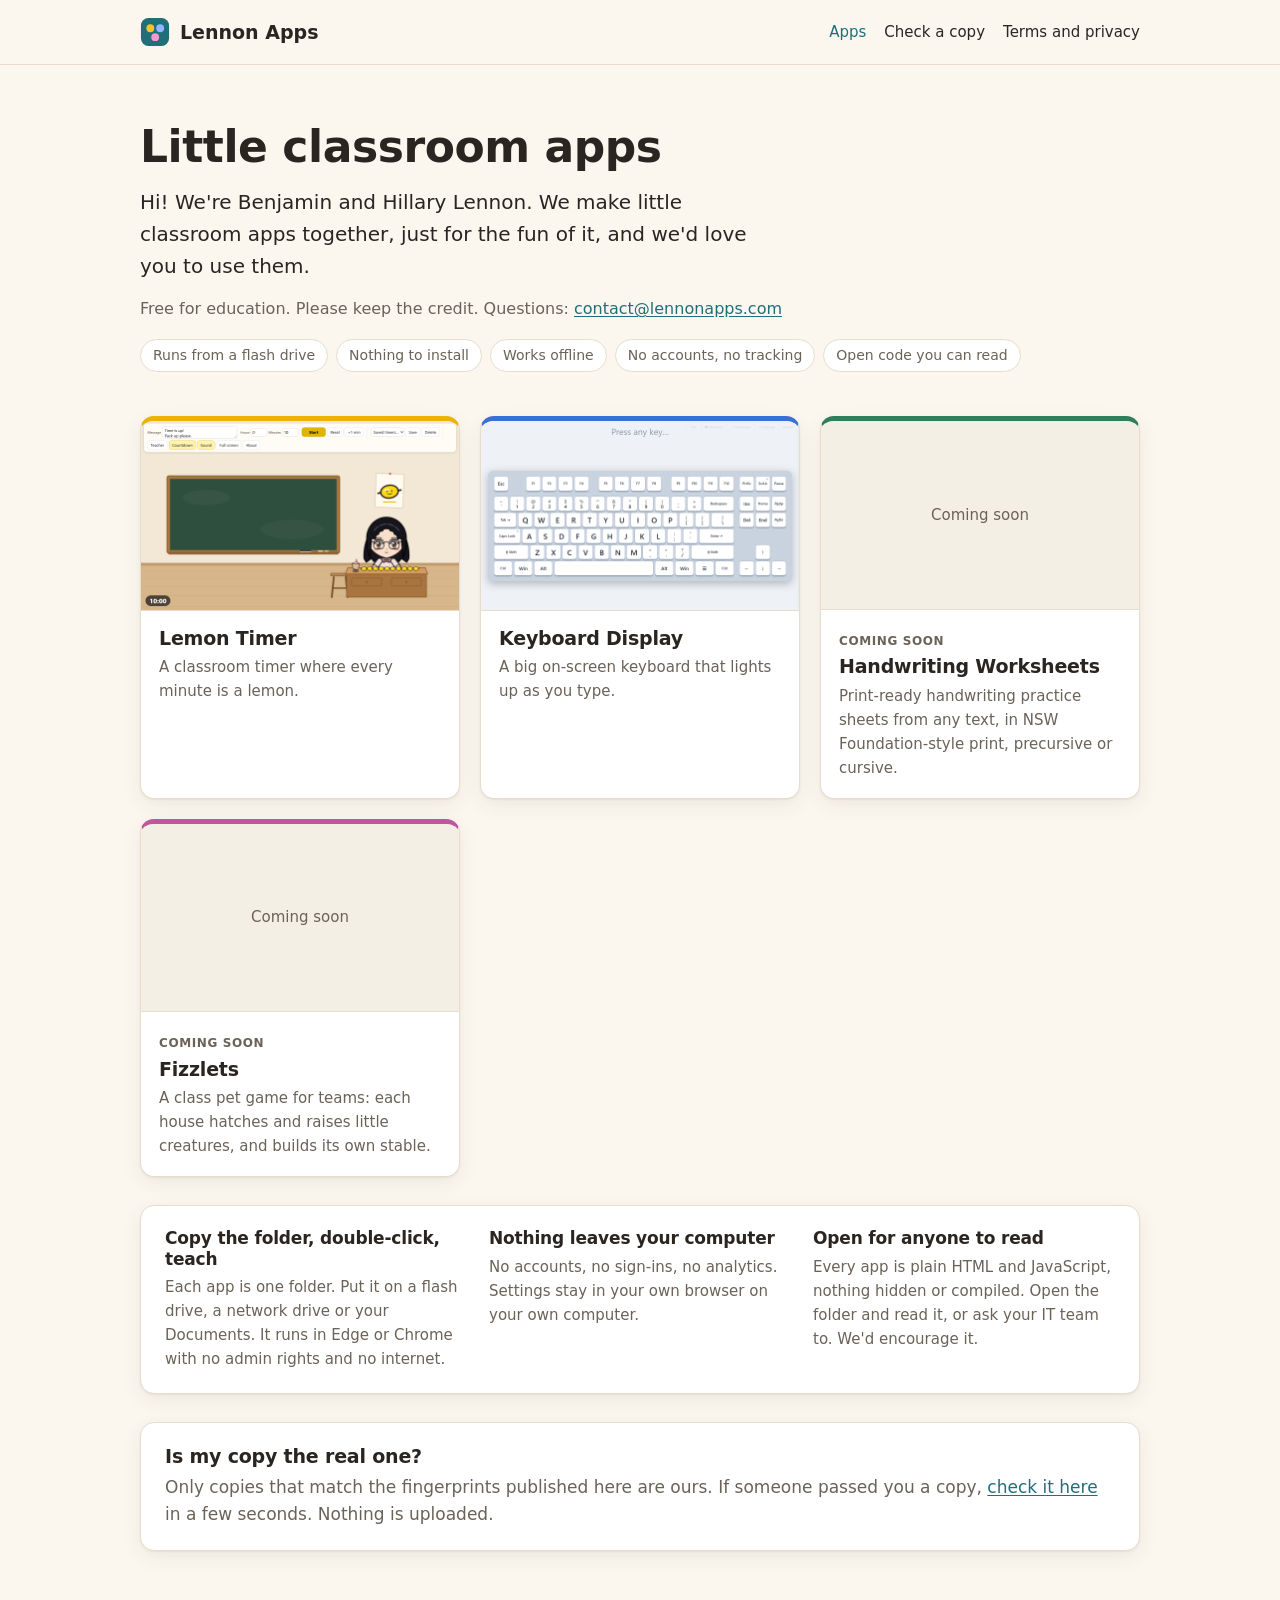
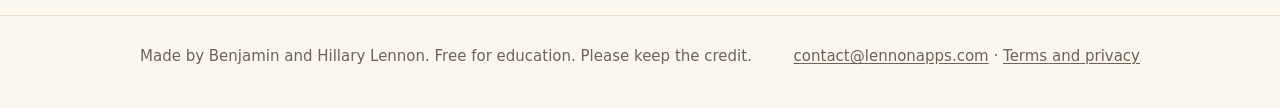
<file: index.html>
<!doctype html>
<html lang="en">
<head>
<meta charset="utf-8">
<meta name="viewport" content="width=device-width, initial-scale=1">
<title>Lennon Apps: little classroom apps</title>
<meta name="description" content="Free little classroom apps for teachers: run from a flash drive, no install, no internet, nothing tracked.">
<meta name="color-scheme" content="light dark">
<link rel="icon" href="img/icon.svg" type="image/svg+xml">
<link rel="stylesheet" href="site.css">
</head>
<body>
<header class="top"><div class="wrap">
<a class="brand" href="./"><svg viewBox="0 0 32 32" aria-hidden="true"><rect x="1" y="1" width="30" height="30" rx="8" fill="#1f6f78"/><circle cx="11" cy="12" r="4.2" fill="#f2c230"/><circle cx="21.5" cy="12" r="4.2" fill="#8fb6ff"/><circle cx="16.2" cy="21.5" r="4.2" fill="#f29ac9"/></svg><span>Lennon Apps</span></a>
<nav><a href="" aria-current="page">Apps</a><a href="check/">Check a copy</a><a href="terms/">Terms and privacy</a></nav>
</div></header>
<main>
<section class="hero"><div class="wrap">
<h1>Little classroom apps</h1>
<p class="lead">Hi! We're Benjamin and Hillary Lennon. We make little classroom apps together, just for the fun of it, and we'd love you to use them.</p>
<p class="sign">Free for education. Please keep the credit. Questions: <a href="mailto:contact@lennonapps.com">contact@lennonapps.com</a></p>
<ul class="pills"><li>Runs from a flash drive</li><li>Nothing to install</li><li>Works offline</li><li>No accounts, no tracking</li><li>Open code you can read</li></ul>
</div></section>
<section class="wrap">
<div class="grid">
<a class="card" href="lemon-timer/" style="--accent:#e9b500"><div class="shot"><img src="img/lemon-timer.png" alt="Lemon Timer" width="1280" height="760" loading="lazy"></div><div class="body"><h3>Lemon Timer</h3><p>A classroom timer where every minute is a lemon.</p></div></a>
<a class="card" href="keyboard-display/" style="--accent:#3b6fd8"><div class="shot"><img src="img/keyboard-display.png" alt="Keyboard Display" width="1280" height="760" loading="lazy"></div><div class="body"><h3>Keyboard Display</h3><p>A big on-screen keyboard that lights up as you type.</p></div></a>
<div class="card" style="--accent:#2f7d5b"><div class="shot empty">Coming soon</div><div class="body"><span class="tag">Coming soon</span><h3>Handwriting Worksheets</h3><p>Print-ready handwriting practice sheets from any text, in NSW Foundation-style print, precursive or cursive.</p></div></div>
<div class="card" style="--accent:#c2569b"><div class="shot empty">Coming soon</div><div class="body"><span class="tag">Coming soon</span><h3>Fizzlets</h3><p>A class pet game for teams: each house hatches and raises little creatures, and builds its own stable.</p></div></div>
</div>
<div class="band three">
<div><h3>Copy the folder, double-click, teach</h3><p>Each app is one folder. Put it on a flash drive, a network drive or your Documents. It runs in Edge or Chrome with no admin rights and no internet.</p></div>
<div><h3>Nothing leaves your computer</h3><p>No accounts, no sign-ins, no analytics. Settings stay in your own browser on your own computer.</p></div>
<div><h3>Open for anyone to read</h3><p>Every app is plain HTML and JavaScript, nothing hidden or compiled. Open the folder and read it, or ask your IT team to. We'd encourage it.</p></div>
</div>
<div class="band">
<h3>Is my copy the real one?</h3>
<p class="muted" style="margin:0">Only copies that match the fingerprints published here are ours. If someone passed you a copy, <a href="check/">check it here</a> in a few seconds. Nothing is uploaded.</p>
</div>
</section>
</main>
<footer><div class="wrap">
<span>Made by Benjamin and Hillary Lennon. Free for education. Please keep the credit.</span>
<span><a href="mailto:contact@lennonapps.com">contact@lennonapps.com</a> · <a href="terms/">Terms and privacy</a></span>
</div></footer>
</body>
</html>
</file>
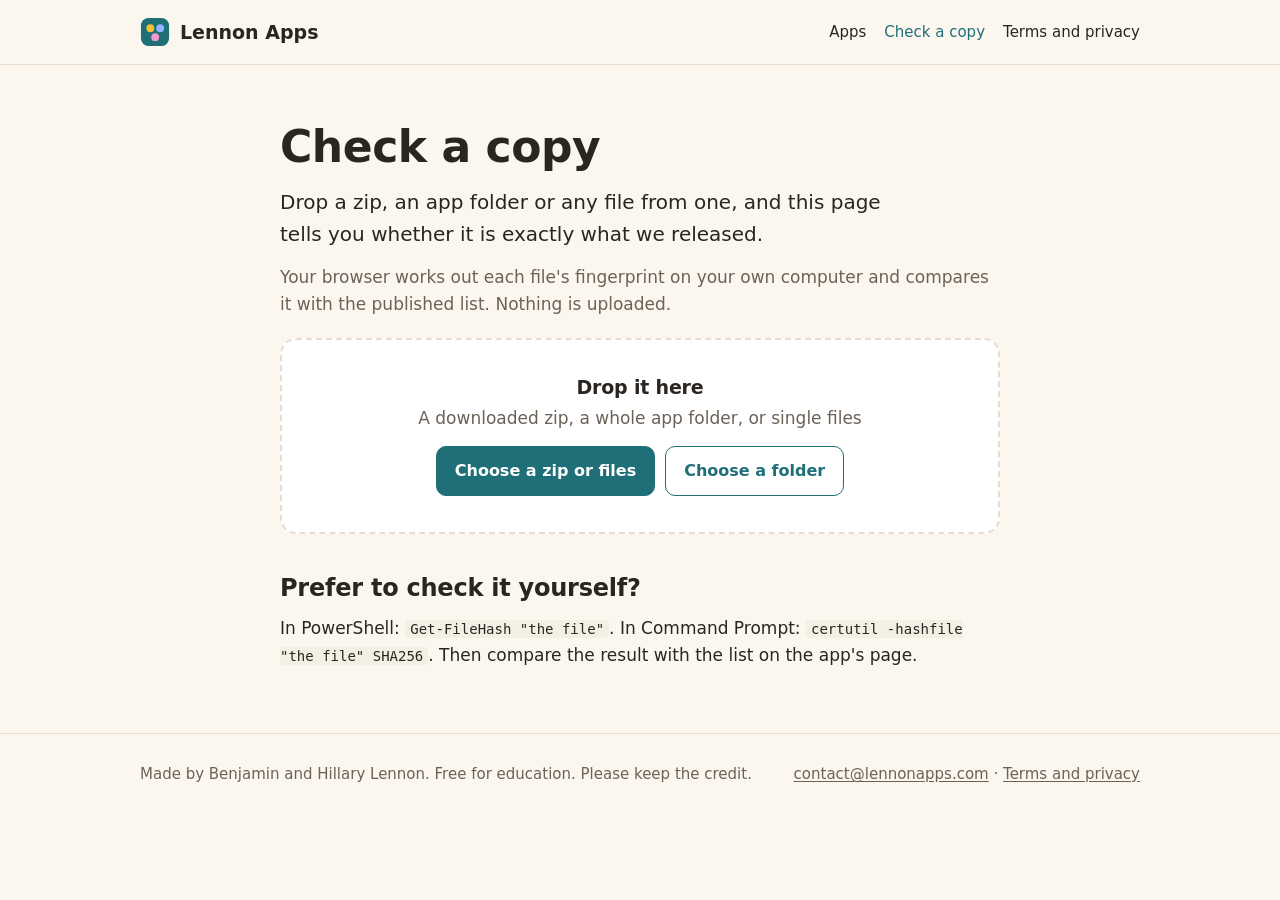
<file: check/index.html>
<!doctype html>
<html lang="en">
<head>
<meta charset="utf-8">
<meta name="viewport" content="width=device-width, initial-scale=1">
<title>Check a copy · Lennon Apps</title>
<meta name="description" content="Check that a copy of a Lennon Apps app is exactly the one released.">
<meta name="color-scheme" content="light dark">
<link rel="icon" href="../img/icon.svg" type="image/svg+xml">
<link rel="stylesheet" href="../site.css">
</head>
<body>
<header class="top"><div class="wrap">
<a class="brand" href="../"><svg viewBox="0 0 32 32" aria-hidden="true"><rect x="1" y="1" width="30" height="30" rx="8" fill="#1f6f78"/><circle cx="11" cy="12" r="4.2" fill="#f2c230"/><circle cx="21.5" cy="12" r="4.2" fill="#8fb6ff"/><circle cx="16.2" cy="21.5" r="4.2" fill="#f29ac9"/></svg><span>Lennon Apps</span></a>
<nav><a href="../">Apps</a><a href="../check/" aria-current="page">Check a copy</a><a href="../terms/">Terms and privacy</a></nav>
</div></header>
<main>
<div class="wrap narrow">
<section class="hero" style="padding-bottom:0">
<h1>Check a copy</h1>
<p class="lead">Drop a zip, an app folder or any file from one, and this page tells you whether it is exactly what we released.</p>
<p class="muted">Your browser works out each file's fingerprint on your own computer and compares it with the published list. Nothing is uploaded.</p>
</section>
<div class="drop" id="drop">
<h3>Drop it here</h3>
<p>A downloaded zip, a whole app folder, or single files</p>
<div class="pick">
<label class="btn primary">Choose a zip or files<input type="file" id="files" multiple></label>
<label class="btn">Choose a folder<input type="file" id="folder" webkitdirectory multiple></label>
</div>
</div>
<div id="out" aria-live="polite"></div>
<h2>Prefer to check it yourself?</h2>
<p>In PowerShell: <code>Get-FileHash "the file"</code>. In Command Prompt: <code>certutil -hashfile "the file" SHA256</code>. Then compare the result with the list on the app's page.</p>
</div>
</main>
<footer><div class="wrap">
<span>Made by Benjamin and Hillary Lennon. Free for education. Please keep the credit.</span>
<span><a href="mailto:contact@lennonapps.com">contact@lennonapps.com</a> · <a href="../terms/">Terms and privacy</a></span>
</div></footer>
<script src="../sums.js"></script>
<script src="../check.js"></script>
</body>
</html>
</file>
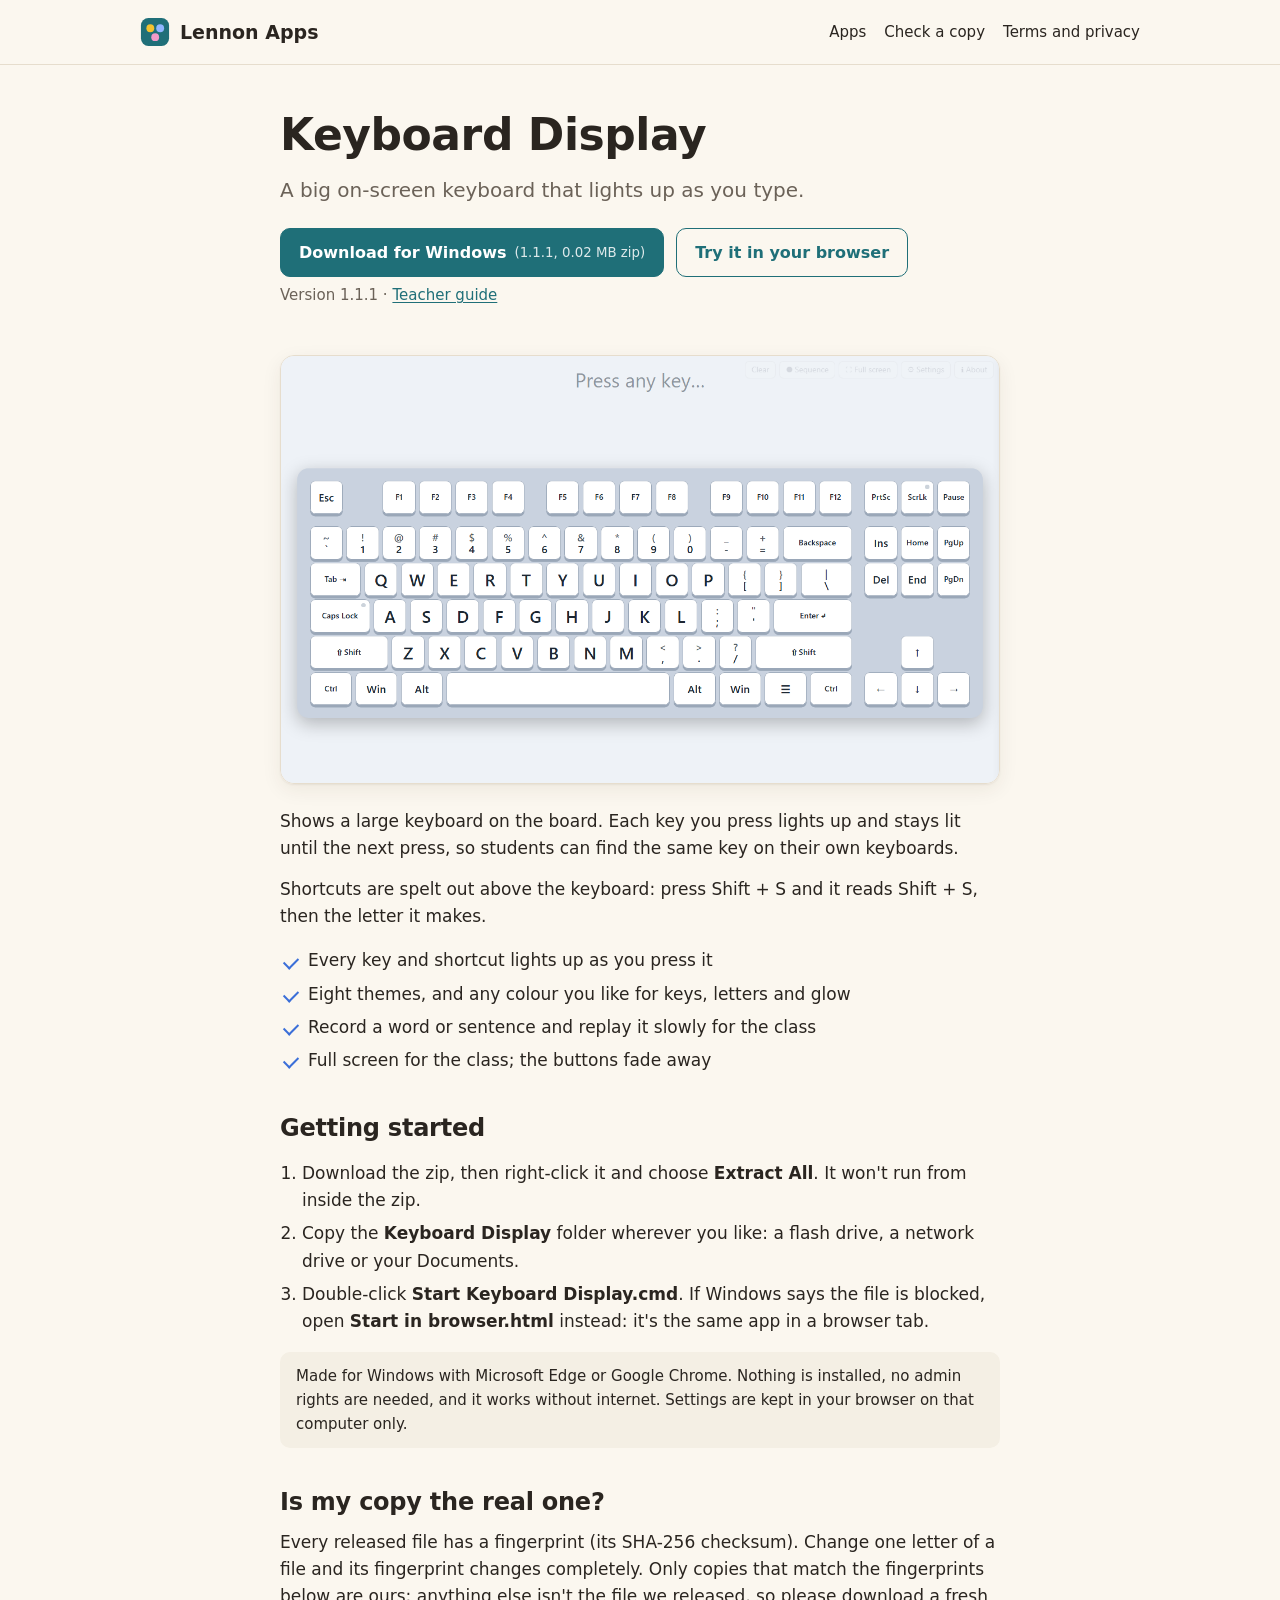
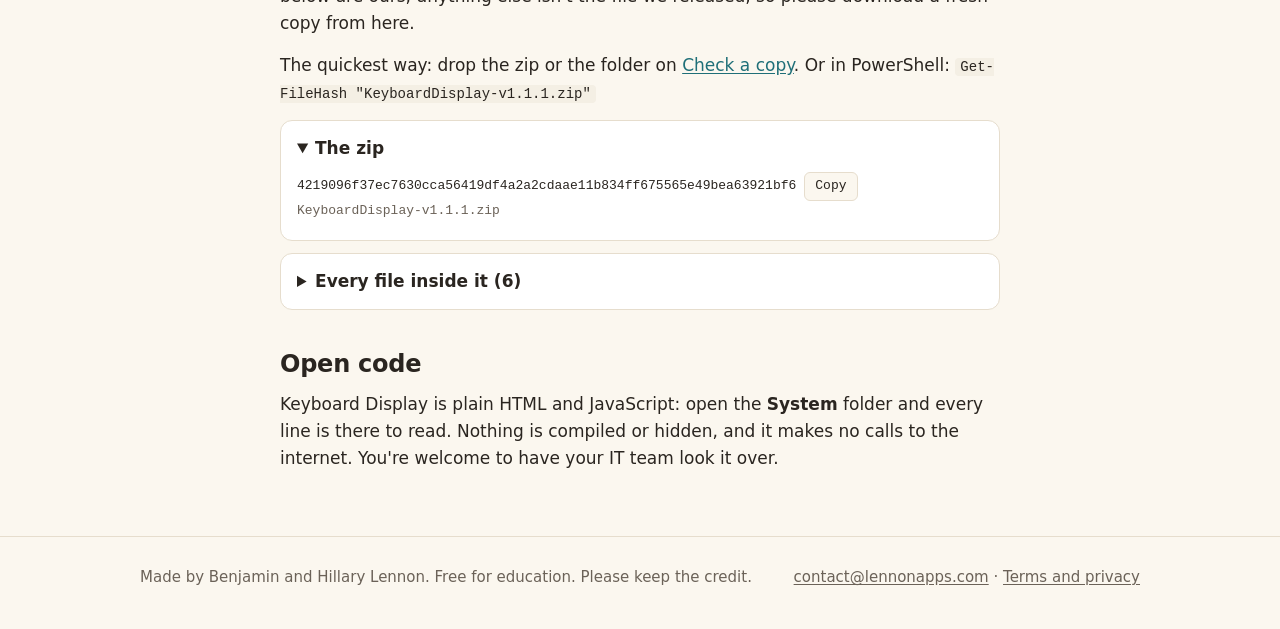
<file: keyboard-display/index.html>
<!doctype html>
<html lang="en">
<head>
<meta charset="utf-8">
<meta name="viewport" content="width=device-width, initial-scale=1">
<title>Keyboard Display · Lennon Apps</title>
<meta name="description" content="A big on-screen keyboard that lights up as you type.">
<meta name="color-scheme" content="light dark">
<link rel="icon" href="../img/icon.svg" type="image/svg+xml">
<link rel="stylesheet" href="../site.css">
</head>
<body>
<header class="top"><div class="wrap">
<a class="brand" href="../"><svg viewBox="0 0 32 32" aria-hidden="true"><rect x="1" y="1" width="30" height="30" rx="8" fill="#1f6f78"/><circle cx="11" cy="12" r="4.2" fill="#f2c230"/><circle cx="21.5" cy="12" r="4.2" fill="#8fb6ff"/><circle cx="16.2" cy="21.5" r="4.2" fill="#f29ac9"/></svg><span>Lennon Apps</span></a>
<nav><a href="../">Apps</a><a href="../check/">Check a copy</a><a href="../terms/">Terms and privacy</a></nav>
</div></header>
<main>
<div class="wrap narrow" style="--accent:#3b6fd8">
<section class="app-head"><div>
<h1>Keyboard Display</h1>
<p class="tagline">A big on-screen keyboard that lights up as you type.</p>
<div class="actions">
<a class="btn primary" href="../downloads/KeyboardDisplay-v1.1.1.zip" download>Download for Windows <small>(1.1.1, 0.02 MB zip)</small></a>
<a class="btn" href="../run/keyboard-display/Keyboard%20Display/System/app/index.html" target="_blank" rel="noopener">Try it in your browser</a>
</div>
<p class="version">Version 1.1.1 · <a href="../run/keyboard-display/Keyboard%20Display/Teacher%20guide.html" target="_blank" rel="noopener">Teacher guide</a></p>
</div></section>
<div class="figure"><img src="../img/keyboard-display.png" alt="Keyboard Display" width="1280" height="760"></div>
<p>Shows a large keyboard on the board. Each key you press lights up and stays lit until the next press, so students can find the same key on their own keyboards.</p>
<p>Shortcuts are spelt out above the keyboard: press Shift + S and it reads Shift + S, then the letter it makes.</p>
<ul class="ticks"><li>Every key and shortcut lights up as you press it</li><li>Eight themes, and any colour you like for keys, letters and glow</li><li>Record a word or sentence and replay it slowly for the class</li><li>Full screen for the class; the buttons fade away</li></ul>

<h2>Getting started</h2>
<ol class="steps">
<li>Download the zip, then right-click it and choose <strong>Extract All</strong>. It won't run from inside the zip.</li>
<li>Copy the <strong>Keyboard Display</strong> folder wherever you like: a flash drive, a network drive or your Documents.</li>
<li>Double-click <strong>Start Keyboard Display.cmd</strong>. If Windows says the file is blocked, open <strong>Start in browser.html</strong> instead: it's the same app in a browser tab.</li>
</ol>
<p class="note">Made for Windows with Microsoft Edge or Google Chrome. Nothing is installed, no admin rights are needed, and it works without internet. Settings are kept in your browser on that computer only.</p>

<h2>Is my copy the real one?</h2>
<p>Every released file has a fingerprint (its SHA-256 checksum). Change one letter of a file and its fingerprint changes completely. Only copies that match the fingerprints below are ours; anything else isn't the file we released, so please download a fresh copy from here.</p>
<p>The quickest way: drop the zip or the folder on <a href="../check/">Check a copy</a>. Or in PowerShell: <code>Get-FileHash "KeyboardDisplay-v1.1.1.zip"</code></p>
<details class="sums" open><summary>The zip</summary>
<p class="hash">4219096f37ec7630cca56419df4a2a2cdaae11b834ff675565e49bea63921bf6<button class="copy" data-copy="4219096f37ec7630cca56419df4a2a2cdaae11b834ff675565e49bea63921bf6">Copy</button><br><span class="muted">KeyboardDisplay-v1.1.1.zip</span></p>
</details>
<details class="sums"><summary>Every file inside it (6)</summary>
<table class="files"><tr><td>CREDITS.txt</td><td class="hash">690efdcd9e3bf85fd445cc2fcd27ab76d4b582b7e8ed10811bb213d9458d259b</td></tr><tr><td>Start Keyboard Display.cmd</td><td class="hash">29d00517cb56149cba96312a7bf2ad105163fb9897490110bb419b34e9417aff</td></tr><tr><td>Start in browser.html</td><td class="hash">dbf23c4619d9f5b028b0ef60bc1fe231edbec1b461211d711fbaa1d2bfd9dead</td></tr><tr><td>System/VERSION.txt</td><td class="hash">ab84465ea7f9f47f8025bff6a578447d3b215c716455fc08dfe000023af9acbe</td></tr><tr><td>System/app/index.html</td><td class="hash">53d34004baa0c5933e73576ffa14d9a62bd61c1b9dcfa452aeb45814bd571019</td></tr><tr><td>Teacher guide.html</td><td class="hash">9d84a1f87f85b173ce6b0679d5dc57ed4558dbbb8222223509f03a329925be56</td></tr></table>
<p><a href="../downloads/KeyboardDisplay-v1.1.1-SHA256SUMS.txt">The full list as a text file</a></p>
</details>

<h2>Open code</h2>
<p>Keyboard Display is plain HTML and JavaScript: open the <strong>System</strong> folder and every line is there to read. Nothing is compiled or hidden, and it makes no calls to the internet. You're welcome to have your IT team look it over.</p>
</div>
</main>
<footer><div class="wrap">
<span>Made by Benjamin and Hillary Lennon. Free for education. Please keep the credit.</span>
<span><a href="mailto:contact@lennonapps.com">contact@lennonapps.com</a> · <a href="../terms/">Terms and privacy</a></span>
</div></footer>
<script src="../copy.js"></script>
</body>
</html>
</file>
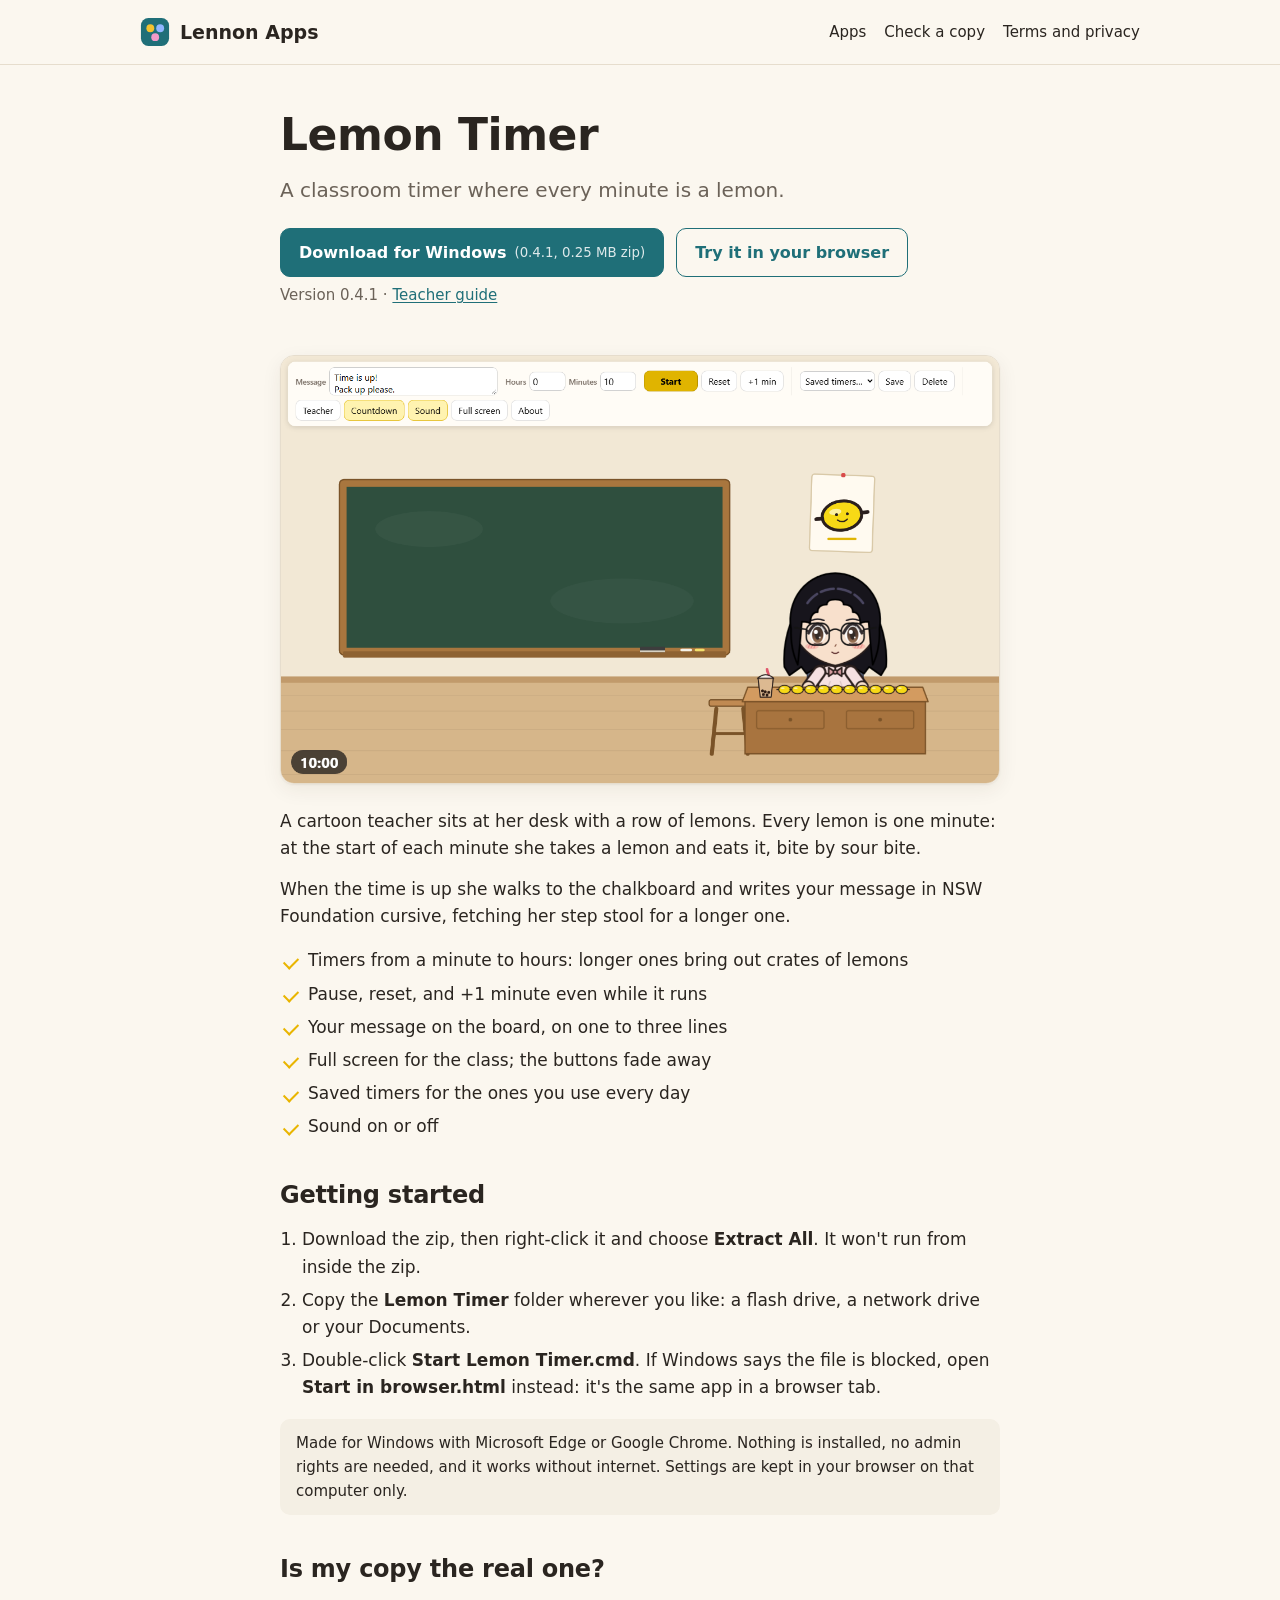
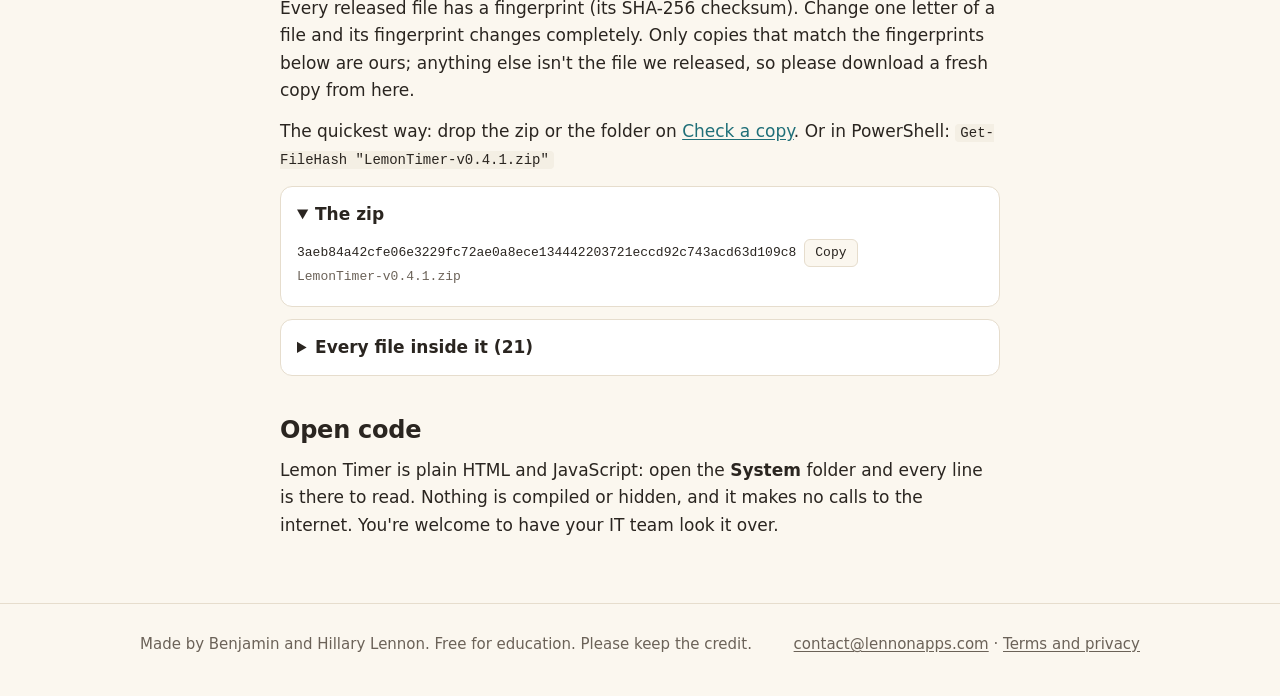
<file: lemon-timer/index.html>
<!doctype html>
<html lang="en">
<head>
<meta charset="utf-8">
<meta name="viewport" content="width=device-width, initial-scale=1">
<title>Lemon Timer · Lennon Apps</title>
<meta name="description" content="A classroom timer where every minute is a lemon.">
<meta name="color-scheme" content="light dark">
<link rel="icon" href="../img/icon.svg" type="image/svg+xml">
<link rel="stylesheet" href="../site.css">
</head>
<body>
<header class="top"><div class="wrap">
<a class="brand" href="../"><svg viewBox="0 0 32 32" aria-hidden="true"><rect x="1" y="1" width="30" height="30" rx="8" fill="#1f6f78"/><circle cx="11" cy="12" r="4.2" fill="#f2c230"/><circle cx="21.5" cy="12" r="4.2" fill="#8fb6ff"/><circle cx="16.2" cy="21.5" r="4.2" fill="#f29ac9"/></svg><span>Lennon Apps</span></a>
<nav><a href="../">Apps</a><a href="../check/">Check a copy</a><a href="../terms/">Terms and privacy</a></nav>
</div></header>
<main>
<div class="wrap narrow" style="--accent:#e9b500">
<section class="app-head"><div>
<h1>Lemon Timer</h1>
<p class="tagline">A classroom timer where every minute is a lemon.</p>
<div class="actions">
<a class="btn primary" href="../downloads/LemonTimer-v0.4.1.zip" download>Download for Windows <small>(0.4.1, 0.25 MB zip)</small></a>
<a class="btn" href="../run/lemon-timer/Lemon%20Timer/System/app/index.html" target="_blank" rel="noopener">Try it in your browser</a>
</div>
<p class="version">Version 0.4.1 · <a href="../run/lemon-timer/Lemon%20Timer/Teacher%20guide.html" target="_blank" rel="noopener">Teacher guide</a></p>
</div></section>
<div class="figure"><img src="../img/lemon-timer.png" alt="Lemon Timer" width="1280" height="760"></div>
<p>A cartoon teacher sits at her desk with a row of lemons. Every lemon is one minute: at the start of each minute she takes a lemon and eats it, bite by sour bite.</p>
<p>When the time is up she walks to the chalkboard and writes your message in NSW Foundation cursive, fetching her step stool for a longer one.</p>
<ul class="ticks"><li>Timers from a minute to hours: longer ones bring out crates of lemons</li><li>Pause, reset, and +1 minute even while it runs</li><li>Your message on the board, on one to three lines</li><li>Full screen for the class; the buttons fade away</li><li>Saved timers for the ones you use every day</li><li>Sound on or off</li></ul>

<h2>Getting started</h2>
<ol class="steps">
<li>Download the zip, then right-click it and choose <strong>Extract All</strong>. It won't run from inside the zip.</li>
<li>Copy the <strong>Lemon Timer</strong> folder wherever you like: a flash drive, a network drive or your Documents.</li>
<li>Double-click <strong>Start Lemon Timer.cmd</strong>. If Windows says the file is blocked, open <strong>Start in browser.html</strong> instead: it's the same app in a browser tab.</li>
</ol>
<p class="note">Made for Windows with Microsoft Edge or Google Chrome. Nothing is installed, no admin rights are needed, and it works without internet. Settings are kept in your browser on that computer only.</p>

<h2>Is my copy the real one?</h2>
<p>Every released file has a fingerprint (its SHA-256 checksum). Change one letter of a file and its fingerprint changes completely. Only copies that match the fingerprints below are ours; anything else isn't the file we released, so please download a fresh copy from here.</p>
<p>The quickest way: drop the zip or the folder on <a href="../check/">Check a copy</a>. Or in PowerShell: <code>Get-FileHash "LemonTimer-v0.4.1.zip"</code></p>
<details class="sums" open><summary>The zip</summary>
<p class="hash">3aeb84a42cfe06e3229fc72ae0a8ece134442203721eccd92c743acd63d109c8<button class="copy" data-copy="3aeb84a42cfe06e3229fc72ae0a8ece134442203721eccd92c743acd63d109c8">Copy</button><br><span class="muted">LemonTimer-v0.4.1.zip</span></p>
</details>
<details class="sums"><summary>Every file inside it (21)</summary>
<table class="files"><tr><td>CREDITS.txt</td><td class="hash">1c4908feef2d0026ecd4395a977cf3ace316448df3dbc68662a888c6056c54ae</td></tr><tr><td>Start Lemon Timer.cmd</td><td class="hash">5ace4dfdcc9fd476c6cf4b524f151ba2c278ffc32f345e5d82602b0b1b93f366</td></tr><tr><td>Start in browser.html</td><td class="hash">a4b20e9fb6dce62cd603e8eaebff12e2fef8198d69575ba06c39ac7f6b45660b</td></tr><tr><td>System/VERSION.txt</td><td class="hash">b02d5616566967b2988b8099ca4289fb5fa1753bb9874b598b422f6bf46d5431</td></tr><tr><td>System/app/index.html</td><td class="hash">7531e9ac912951158b69778177789c0906f89bda5ed7b9c1fff369b09210a981</td></tr><tr><td>System/app/js/app.js</td><td class="hash">e3ff4ed68e63889f9ebb9ba823c5af77961634075e8393f81078ba0d8a60be2a</td></tr><tr><td>System/app/js/character.js</td><td class="hash">d78d615325b42f4fde739d74b23e061fa50d4c80bc472a68a1d2d391a35afca8</td></tr><tr><td>System/app/js/chooser.js</td><td class="hash">e2039a82d518bb6a312c335329893cdc00c54396a81bc7bc06eed5a9726d223f</td></tr><tr><td>System/app/js/credit.js</td><td class="hash">be78de9013c85d297f723824734a6ae0943158f0ff2a012254bcce21d26ad0e4</td></tr><tr><td>System/app/js/hw/geometry.js</td><td class="hash">301ce2155d1660940b2fd89aa447ada63c63d6e2373ba373311264da6224ea58</td></tr><tr><td>System/app/js/hw/nsw-foundation-cursive-ofl.js</td><td class="hash">2a9f176fdab33f68e7df08d2302e5e3e1c1d1767874ed63e8e78b4343e89b2e6</td></tr><tr><td>System/app/js/hw/shaper.js</td><td class="hash">9a25c52a1e86483fee20767ea9289b2490fbddc29eb82733b0ffa15f837e539f</td></tr><tr><td>System/app/js/hw/typesetter.js</td><td class="hash">6cc28a748587f86df84c3ca52d1b3c819733ccc2330bb7b48b9e0f21a0bc686b</td></tr><tr><td>System/app/js/scene.js</td><td class="hash">02fdd65ac6ddf9ed91cc7840663bf5bd338bf69bfd5bd6583ffec83fd2304627</td></tr><tr><td>System/app/js/sound.js</td><td class="hash">c30598659726c5041d58d91fd4e92d7d0aa95ef5b2014b1c27704b6433e57da2</td></tr><tr><td>System/app/js/timeline.js</td><td class="hash">478a44bf1beed54770d2ccc087a8776c0a4cdfc19291ec6b639a9e5a394633c2</td></tr><tr><td>System/app/js/version.js</td><td class="hash">e7810bde16b11b17c345996c9440465fb77036f95d1bd6d5b526a33439766c8a</td></tr><tr><td>System/app/lemon.ico</td><td class="hash">23b836fa94337f1592643b4fb4ea63b9c8c9a3405faf1919c76f8c9fc148cb7b</td></tr><tr><td>System/app/licenses/NOTICE.txt</td><td class="hash">19ae972b642629838f69db1b74e5c2d9fdf218cb2e1362802800ae6b16ccf21d</td></tr><tr><td>System/app/licenses/OFL.txt</td><td class="hash">99b7dc3368e04d256f5428105c86ebcd3bf1b1af0f65860aeb638b116f5a25d1</td></tr><tr><td>Teacher guide.html</td><td class="hash">e21e9e9493a5f895ac57190f82877b90e982fe489f2b7bb603b0844392592971</td></tr></table>
<p><a href="../downloads/LemonTimer-v0.4.1-SHA256SUMS.txt">The full list as a text file</a></p>
</details>

<h2>Open code</h2>
<p>Lemon Timer is plain HTML and JavaScript: open the <strong>System</strong> folder and every line is there to read. Nothing is compiled or hidden, and it makes no calls to the internet. You're welcome to have your IT team look it over.</p>
</div>
</main>
<footer><div class="wrap">
<span>Made by Benjamin and Hillary Lennon. Free for education. Please keep the credit.</span>
<span><a href="mailto:contact@lennonapps.com">contact@lennonapps.com</a> · <a href="../terms/">Terms and privacy</a></span>
</div></footer>
<script src="../copy.js"></script>
</body>
</html>
</file>
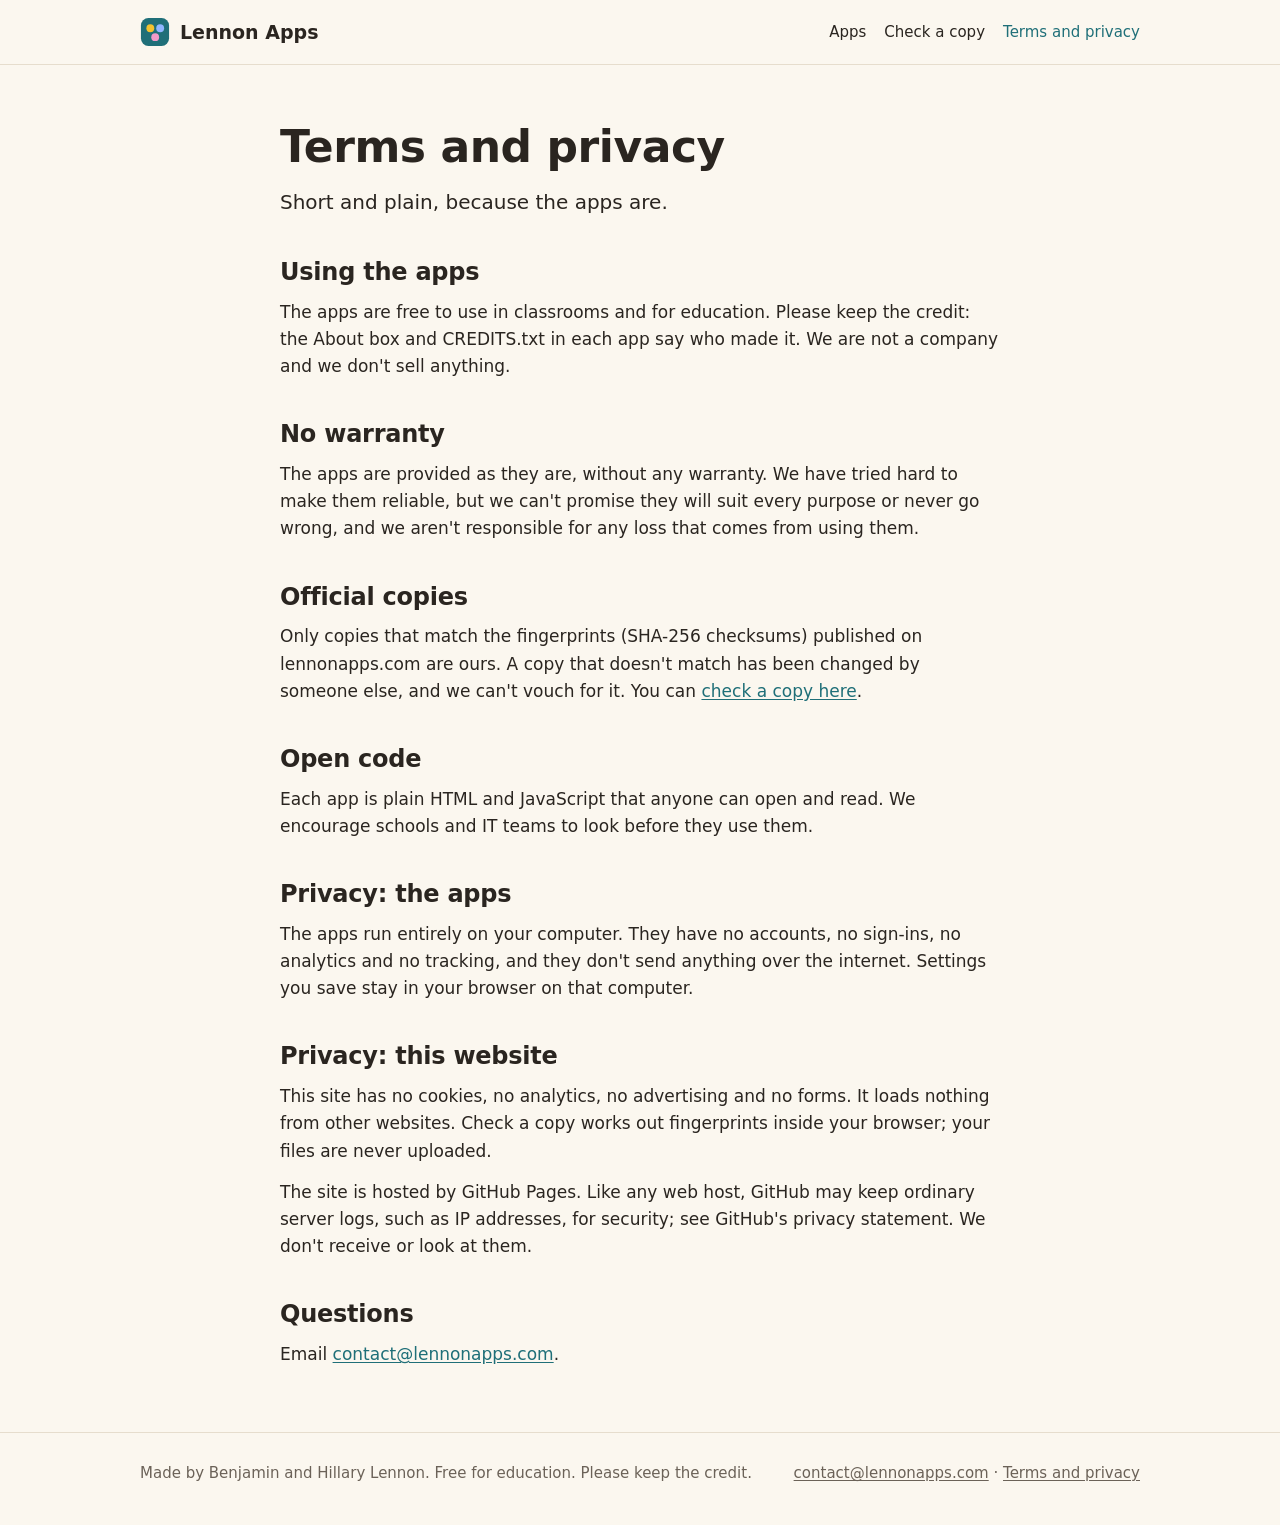
<file: terms/index.html>
<!doctype html>
<html lang="en">
<head>
<meta charset="utf-8">
<meta name="viewport" content="width=device-width, initial-scale=1">
<title>Terms and privacy · Lennon Apps</title>
<meta name="description" content="How the apps may be used, what we promise, and what this site collects (nothing).">
<meta name="color-scheme" content="light dark">
<link rel="icon" href="../img/icon.svg" type="image/svg+xml">
<link rel="stylesheet" href="../site.css">
</head>
<body>
<header class="top"><div class="wrap">
<a class="brand" href="../"><svg viewBox="0 0 32 32" aria-hidden="true"><rect x="1" y="1" width="30" height="30" rx="8" fill="#1f6f78"/><circle cx="11" cy="12" r="4.2" fill="#f2c230"/><circle cx="21.5" cy="12" r="4.2" fill="#8fb6ff"/><circle cx="16.2" cy="21.5" r="4.2" fill="#f29ac9"/></svg><span>Lennon Apps</span></a>
<nav><a href="../">Apps</a><a href="../check/">Check a copy</a><a href="../terms/" aria-current="page">Terms and privacy</a></nav>
</div></header>
<main>
<div class="wrap narrow">
<section class="hero" style="padding-bottom:0"><h1>Terms and privacy</h1>
<p class="lead">Short and plain, because the apps are.</p></section>

<h2>Using the apps</h2>
<p>The apps are free to use in classrooms and for education. Please keep the credit: the About box and CREDITS.txt in each app say who made it. We are not a company and we don't sell anything.</p>

<h2>No warranty</h2>
<p>The apps are provided as they are, without any warranty. We have tried hard to make them reliable, but we can't promise they will suit every purpose or never go wrong, and we aren't responsible for any loss that comes from using them.</p>

<h2>Official copies</h2>
<p>Only copies that match the fingerprints (SHA-256 checksums) published on lennonapps.com are ours. A copy that doesn't match has been changed by someone else, and we can't vouch for it. You can <a href="../check/">check a copy here</a>.</p>

<h2>Open code</h2>
<p>Each app is plain HTML and JavaScript that anyone can open and read. We encourage schools and IT teams to look before they use them.</p>

<h2>Privacy: the apps</h2>
<p>The apps run entirely on your computer. They have no accounts, no sign-ins, no analytics and no tracking, and they don't send anything over the internet. Settings you save stay in your browser on that computer.</p>

<h2>Privacy: this website</h2>
<p>This site has no cookies, no analytics, no advertising and no forms. It loads nothing from other websites. Check a copy works out fingerprints inside your browser; your files are never uploaded.</p>
<p>The site is hosted by GitHub Pages. Like any web host, GitHub may keep ordinary server logs, such as IP addresses, for security; see GitHub's privacy statement. We don't receive or look at them.</p>

<h2>Questions</h2>
<p>Email <a href="mailto:contact@lennonapps.com">contact@lennonapps.com</a>.</p>
</div>
</main>
<footer><div class="wrap">
<span>Made by Benjamin and Hillary Lennon. Free for education. Please keep the credit.</span>
<span><a href="mailto:contact@lennonapps.com">contact@lennonapps.com</a> · <a href="../terms/">Terms and privacy</a></span>
</div></footer>
</body>
</html>
</file>
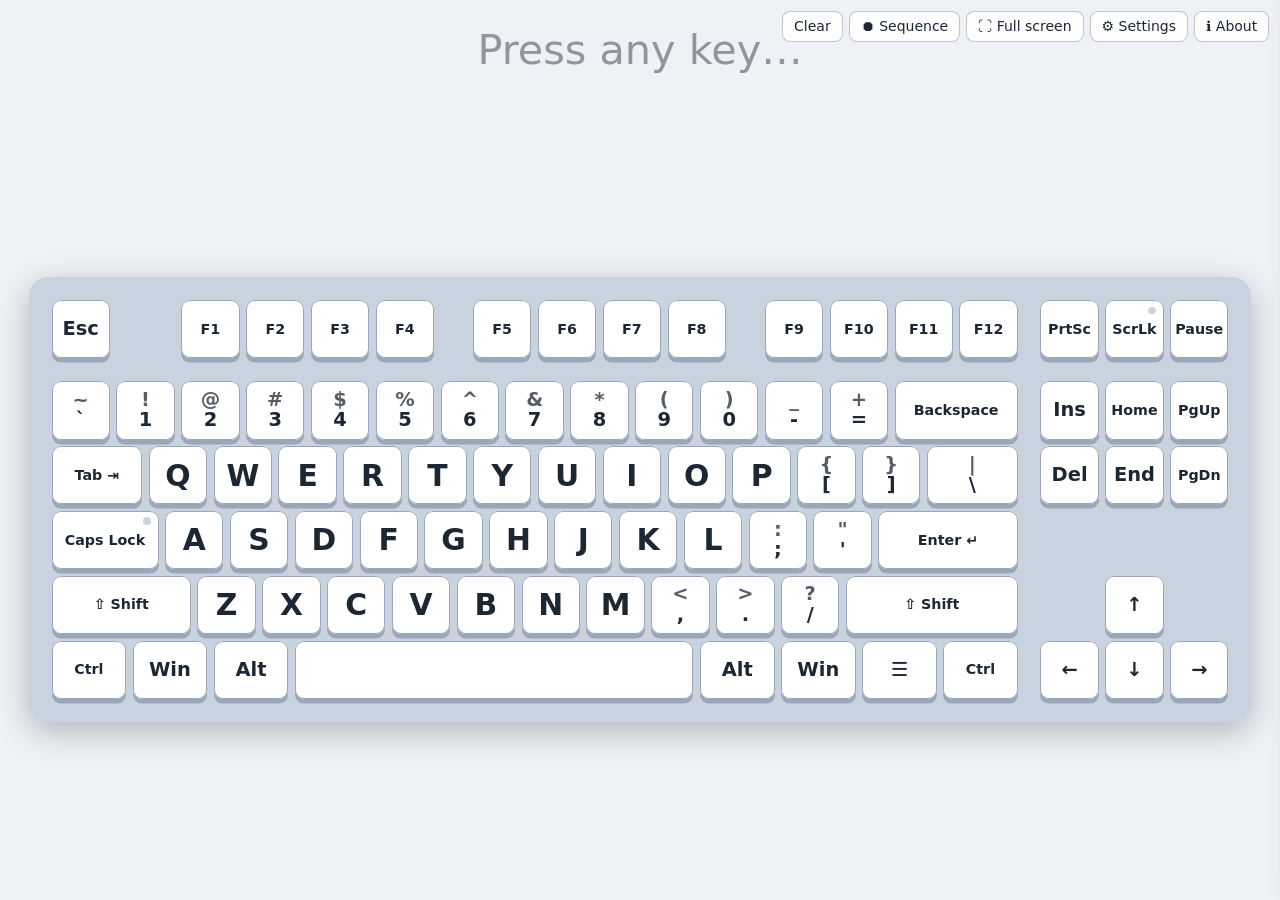
<file: run/keyboard-display/Keyboard Display/System/app/index.html>
<!doctype html>
<html lang="en">
<head>
<meta charset="utf-8">
<meta name="author" content="Benjamin Lennon (lennonapps@outlook.com), with Hillary Lennon">
<!-- Keyboard Display. Made by Benjamin Lennon (lennonapps@outlook.com), author and project lead, with Hillary Lennon. -->
<meta name="viewport" content="width=device-width, initial-scale=1">
<title>Keyboard Display</title>
<link rel="icon" href="data:image/svg+xml,%3Csvg xmlns='http://www.w3.org/2000/svg' viewBox='0 0 64 64'%3E%3Crect x='2' y='12' width='60' height='40' rx='7' fill='%231d2733'/%3E%3Cg fill='%23fff'%3E%3Crect x='8' y='18' width='8' height='8' rx='2'/%3E%3Crect x='20' y='18' width='8' height='8' rx='2'/%3E%3Crect x='32' y='18' width='8' height='8' rx='2' fill='%23ffd23f'/%3E%3Crect x='44' y='18' width='12' height='8' rx='2'/%3E%3Crect x='8' y='30' width='14' height='8' rx='2' fill='%23ffd23f'/%3E%3Crect x='26' y='30' width='8' height='8' rx='2'/%3E%3Crect x='38' y='30' width='18' height='8' rx='2'/%3E%3Crect x='16' y='42' width='32' height='5' rx='2'/%3E%3C/g%3E%3C/svg%3E">
<style>
:root{
  --bg:#eef2f7; --case:#c9d2df; --key:#ffffff; --keyText:#1d2733; --keyEdge:#9aa7b8;
  --active:#ffd23f; --activeText:#1d2733; --glow:#ffb703; --caption:#1d2733;
  --stripBg:#ffffff; --ghost:#b9c1cc; --ink:#000000;
  --glowSize:30; --glowMix:rgba(255,183,3,.85); --glowMix2:rgba(255,183,3,.4); --radius:14;
  --u:50px; --stripSize:7;
}
*{box-sizing:border-box}
html,body{margin:0;height:100%}
body{background:var(--bg);color:var(--caption);font-family:"Segoe UI",system-ui,-apple-system,sans-serif;
  overflow:hidden;display:flex;flex-direction:column;user-select:none;transition:background .3s}

/* ---------- text strip ---------- */
#strip{display:none;margin:2vmin 4vw 0;padding:1.4vmin 2.5vmin;background:var(--stripBg);border-radius:1.5vmin;
  font-size:calc(var(--stripSize)*1vmin);line-height:1.25;text-align:center;white-space:pre-wrap;word-break:break-word;
  box-shadow:0 .4vmin 1.5vmin rgba(0,0,0,.15);min-height:calc(var(--stripSize)*1.25vmin + 2.8vmin);font-weight:500;letter-spacing:.02em}
body.has-strip #strip{display:block}
#strip .g{color:var(--ghost)}
#strip .i{color:var(--ink)}
#strip .t{color:#d33;text-decoration:line-through}
#strip .cur{box-shadow:inset 0 -.09em 0 var(--glow)}
#strip .cur.end{display:inline-block;width:.5em}
#strip .sym{font-size:.7em;opacity:.8}

/* ---------- caption ---------- */
#caption{height:11vmin;display:flex;align-items:center;justify-content:center;gap:1.6vmin;font-size:4.6vmin;font-weight:600;
  flex-wrap:nowrap;white-space:nowrap;padding:0 2vmin}
body.no-caption #caption{display:none}
#caption .chip{background:var(--active);color:var(--activeText);padding:.15em .55em;border-radius:.3em;
  box-shadow:0 0 .5em var(--glowMix2)}
#caption .plus{opacity:.6}
#caption .res{opacity:.85;margin-left:.6em}
#caption .res b{font-size:1.15em}
#caption .hint{opacity:.45;font-weight:400}

/* ---------- keyboard ---------- */
#stage{flex:1;min-height:0;display:flex;align-items:center;justify-content:center;position:relative}
#kb{position:relative;background:var(--case);padding:calc(var(--u)*.35);border-radius:calc(var(--u)*.3);
  box-shadow:0 calc(var(--u)*.15) calc(var(--u)*.5) rgba(0,0,0,.25);transition:background .3s}
#keys{position:relative}
.key{position:absolute;left:calc(var(--u)*var(--x));top:calc(var(--u)*var(--y));
  width:calc(var(--u)*var(--w) - var(--u)*.1);height:calc(var(--u)*var(--h) - var(--u)*.1);
  background:var(--key);color:var(--keyText);border-radius:calc(var(--u)*var(--radius)/100);
  box-shadow:0 calc(var(--u)*.07) 0 var(--keyEdge),inset 0 0 0 1px var(--keyEdge);
  display:flex;align-items:center;justify-content:center;flex-direction:column;
  font-size:calc(var(--u)*.3);font-weight:600;line-height:1.05;text-align:center;
  transition:background .1s,color .1s,box-shadow .18s,transform .08s}
.key.letter{font-size:calc(var(--u)*.46)}
.key.small{font-size:calc(var(--u)*.22)}
.key .top,.key .bot{font-size:calc(var(--u)*.3)}
.key .top{opacity:.75}
.key.on{background:var(--active);color:var(--activeText);z-index:2;transform:translateY(calc(var(--u)*.05));
  box-shadow:0 calc(var(--u)*.02) 0 var(--keyEdge),
    0 0 calc(var(--glowSize)*.35px) var(--glowMix),
    0 0 calc(var(--glowSize)*1px) var(--glowMix),
    0 0 calc(var(--glowSize)*2px) var(--glowMix2)}
.key.pulse{animation:pulse .35s ease-out}
@keyframes pulse{0%{filter:brightness(1.6)}100%{filter:brightness(1)}}
.led{position:absolute;top:calc(var(--u)*.1);right:calc(var(--u)*.12);width:calc(var(--u)*.12);height:calc(var(--u)*.12);
  border-radius:50%;background:var(--keyEdge);opacity:.5}
.led.lit{background:var(--glow);opacity:1;box-shadow:0 0 calc(var(--u)*.15) var(--glow)}

/* ---------- floating controls ---------- */
#controls{position:fixed;top:1.2vmin;right:1.2vmin;display:flex;gap:6px;z-index:20;transition:opacity .5s}
.btn{font:inherit;font-size:14px;border:1px solid rgba(128,128,128,.45);background:rgba(255,255,255,.85);color:#1d2733;
  border-radius:8px;padding:6px 11px;cursor:pointer;line-height:1.2}
.btn:hover{background:#fff;border-color:#888}
.btn.on{background:#1d2733;color:#fff}
.btn.rec{background:#d62839;color:#fff;border-color:#d62839}
body.idle #controls,body.idle #seqbar{opacity:.12}
body.idle{cursor:none}

/* ---------- sequence bar ---------- */
#seqbar{display:none;flex-wrap:wrap;align-items:center;gap:8px 14px;padding:8px 14px;margin:0 1.2vmin 1.2vmin;
  background:rgba(255,255,255,.92);color:#1d2733;border-radius:10px;font-size:14px;box-shadow:0 2px 10px rgba(0,0,0,.2);transition:opacity .5s}
body.seq-open #seqbar{display:flex}
#seqbar label{display:flex;align-items:center;gap:6px;white-space:nowrap}
#seqbar input[type=range]{width:110px}
#seqbar input[type=text]{font:inherit;padding:5px 8px;border:1px solid #aab;border-radius:6px;width:220px}
#seqbar select{font:inherit;padding:4px;border-radius:6px;max-width:160px}
#seqbar .grp{display:flex;align-items:center;gap:6px}
#seqbar .sep{width:1px;align-self:stretch;background:#ccd}
#seqStatus{opacity:.7;font-style:italic}

/* ---------- settings panel ---------- */
#panel{position:fixed;top:0;right:0;bottom:0;width:min(400px,100vw);background:#fbfcfe;color:#1d2733;z-index:30;
  box-shadow:-4px 0 24px rgba(0,0,0,.3);transform:translateX(105%);transition:transform .25s;overflow-y:auto;padding:14px 16px 40px;font-size:14px}
body.panel-open #panel{transform:none}
#panel h2{font-size:18px;margin:4px 0 10px;display:flex;justify-content:space-between;align-items:center}
#panel h3{font-size:13px;text-transform:uppercase;letter-spacing:.06em;color:#5a6577;margin:20px 0 8px;border-top:1px solid #e1e5ec;padding-top:14px}
.presets{display:grid;grid-template-columns:repeat(2,1fr);gap:8px}
.preset{position:relative;border:2px solid transparent;border-radius:10px;padding:8px;cursor:pointer;font-size:13px;font-weight:600;text-align:left}
.preset.sel{border-color:#2a6df4}
.preset .mini{display:flex;gap:3px;margin-top:6px}
.preset .mini span{width:20px;height:16px;border-radius:4px;box-shadow:inset 0 0 0 1px rgba(0,0,0,.2)}
.preset .del{position:absolute;top:2px;right:6px;font-weight:700;opacity:.6}
.preset .del:hover{opacity:1}
.crow{display:flex;align-items:center;justify-content:space-between;padding:5px 6px;cursor:pointer;border-radius:6px}
.crow:hover{background:#f0f3f8}
.crow .sw{width:44px;height:26px;border-radius:6px;box-shadow:inset 0 0 0 1px rgba(0,0,0,.25)}
.crow.sel{background:#e7eefc}
.srow{display:grid;grid-template-columns:130px 1fr 44px;align-items:center;gap:8px;margin:6px 0}
.trow{display:flex;align-items:center;gap:8px;margin:6px 0}
.trow input[type=text]{flex:1;font:inherit;padding:5px 8px;border:1px solid #aab;border-radius:6px}
.help{line-height:1.5;color:#3b4555}
.help kbd{background:#eef;border:1px solid #ccd;border-radius:4px;padding:0 4px;font-size:12px}

/* ---------- colour wheel ---------- */
#wheel{padding:10px;margin:4px 0 10px;background:#fff;border:1px solid #d8dde6;border-radius:10px}
#wheel .wrap{position:relative;width:220px;height:220px;margin:0 auto;touch-action:none;cursor:crosshair}
#wheel canvas{width:220px;height:220px;display:block}
#wheel .mark{position:absolute;width:16px;height:16px;margin:-8px 0 0 -8px;border-radius:50%;border:3px solid #fff;
  box-shadow:0 0 0 1px #000,0 1px 4px rgba(0,0,0,.6);pointer-events:none}
#wheel .vrow{display:flex;align-items:center;gap:8px;margin-top:10px}
#wheel .vrow input[type=range]{flex:1;-webkit-appearance:none;appearance:none;height:14px;border-radius:7px;outline:none}
#wheel .vrow input[type=range]::-webkit-slider-thumb{-webkit-appearance:none;width:20px;height:20px;border-radius:50%;
  background:#fff;border:2px solid #333;cursor:pointer}
#wheel .hexrow{display:flex;align-items:center;gap:8px;margin-top:8px}
#wheel .hexrow input{font:inherit;font-family:Consolas,monospace;width:100px;padding:4px 6px;border:1px solid #aab;border-radius:6px}
#wheel .prev{width:40px;height:26px;border-radius:6px;box-shadow:inset 0 0 0 1px rgba(0,0,0,.25)}
#wheel .quick{display:flex;flex-wrap:wrap;gap:5px;margin-top:8px}
#wheel .quick span{width:22px;height:22px;border-radius:5px;cursor:pointer;box-shadow:inset 0 0 0 1px rgba(0,0,0,.25)}

#toast{position:fixed;left:50%;bottom:4vmin;transform:translateX(-50%);background:rgba(20,25,35,.9);color:#fff;
  padding:10px 18px;border-radius:10px;font-size:15px;z-index:40;opacity:0;transition:opacity .3s;pointer-events:none}
#toast.show{opacity:1}
</style>
</head>
<body>

<div id="strip"></div>
<div id="caption"></div>
<div id="stage"><div id="kb"><div id="keys"></div></div></div>

<div id="seqbar">
  <div class="grp">
    <button class="btn" id="bRec" title="Record the keys you press">● Record</button>
    <button class="btn" id="bPlay" title="Play / pause the sequence">▶ Play</button>
    <button class="btn" id="bStop" title="Stop and reset">■ Stop</button>
    <label><input type="checkbox" id="cLoop"> Loop</label>
  </div>
  <div class="sep"></div>
  <label>Hold <input type="range" id="rHold" min="200" max="4000" step="50"> <span id="vHold"></span></label>
  <label>Gap <input type="range" id="rGap" min="0" max="3000" step="50"> <span id="vGap"></span></label>
  <label>End pause <input type="range" id="rEnd" min="0" max="8000" step="250"> <span id="vEnd"></span></label>
  <div class="sep"></div>
  <div class="grp">
    <input type="text" id="tText" placeholder="…or type text to demonstrate" spellcheck="false">
    <button class="btn" id="bUse">Use text</button>
  </div>
  <div class="sep"></div>
  <div class="grp">
    <select id="sSeq"><option value="">Saved sequences…</option></select>
    <button class="btn" id="bSeqSave">Save</button>
    <button class="btn" id="bSeqDel" title="Delete the selected saved sequence">Delete</button>
    <button class="btn" id="bSeqClear" title="Remove the current sequence">Clear</button>
  </div>
  <span id="seqStatus"></span>
</div>

<div id="controls">
  <button class="btn" id="bClear" title="Clear the lit keys">Clear</button>
  <button class="btn" id="bSeq" title="Record / replay sequences">⏺ Sequence</button>
  <button class="btn" id="bFull" title="Full screen (also captures most browser shortcuts)">⛶ Full screen</button>
  <button class="btn" id="bSet" title="Themes and settings">⚙ Settings</button>
<button class="btn" id="bAbout" title="Who made Keyboard Display">ℹ About</button>
</div>

<div id="panel">
  <h2>Settings <button class="btn" id="bClose">✕</button></h2>

  <h3>Theme</h3>
  <div class="presets" id="presets"></div>

  <h3>Colours <span style="text-transform:none;letter-spacing:0;font-weight:400">(click one to open the colour wheel)</span></h3>
  <div id="colours"></div>

  <h3>Effects</h3>
  <div class="srow"><span>Glow size</span><input type="range" id="rGlow" min="0" max="80"><span id="vGlow"></span></div>
  <div class="srow"><span>Glow strength</span><input type="range" id="rGlowA" min="0" max="100"><span id="vGlowA"></span></div>
  <div class="srow"><span>Key rounding</span><input type="range" id="rRad" min="0" max="50"><span id="vRad"></span></div>
  <div class="srow"><span>Text strip size</span><input type="range" id="rStrip" min="3" max="16"><span id="vStrip"></span></div>

  <h3>Save this theme</h3>
  <div class="trow"><input type="text" id="tTheme" placeholder="Theme name" spellcheck="false"><button class="btn" id="bThemeSave">Save</button></div>

  <h3>Layout &amp; behaviour</h3>
  <div class="trow"><label><input type="checkbox" id="cF"> Function key row</label></div>
  <div class="trow"><label><input type="checkbox" id="cNav"> Arrows &amp; navigation keys</label></div>
  <div class="trow"><label><input type="checkbox" id="cNum"> Number pad</label></div>
  <div class="trow"><label><input type="checkbox" id="cCap"> Caption (e.g. “Shift + S → S”)</label></div>
  <div class="trow"><label><input type="checkbox" id="cLower"> Lowercase letters on keys</label></div>
  <div class="trow"><label><input type="checkbox" id="cLive"> Only light keys while held (don’t hold the last combo)</label></div>
  <div class="trow"><label><input type="checkbox" id="cOpp"> Typed-text demos use the opposite-hand Shift</label></div>

  <h3>Backup / move to another computer</h3>
  <div class="trow">
    <button class="btn" id="bExport">Export themes &amp; sequences</button>
    <button class="btn" id="bImport">Import…</button>
    <input type="file" id="fImport" accept=".json,application/json" hidden>
  </div>

  <h3>Help</h3>
  <div class="help">
    Press any key or combination. The keys light up and <b>stay lit</b> until the next key is pressed, so students can copy them.<br><br>
    <b>Sequence:</b> click <kbd>● Record</kbd>, type, then click <kbd>■ Stop recording</kbd>. Or type a phrase into the box and click <kbd>Use text</kbd>. <kbd>▶ Play</kbd> replays it using the hold and gap times. The phrase shows greyed out and is inked in as each key plays. Pressing a key during playback pauses it.<br><br>
    Windows always keeps some shortcuts for itself (<kbd>Ctrl</kbd>+<kbd>Alt</kbd>+<kbd>Del</kbd>, <kbd>Win</kbd>+…, <kbd>Alt</kbd>+<kbd>Tab</kbd>). In <b>Full screen</b>, Chrome/Edge also pass shortcuts such as <kbd>Ctrl</kbd>+<kbd>W</kbd> and <kbd>Ctrl</kbd>+<kbd>T</kbd> to the page. To leave full screen, <b>hold</b> <kbd>Esc</kbd>.<br><br>
    Settings are remembered by this browser. Use Export to copy themes and sequences to a USB drive or another computer.
  </div>
</div>

<div id="toast"></div>

<script>
/* Made by Benjamin Lennon (lennonapps@outlook.com), author and project lead,
   with Hillary Lennon.
   The credit and the About box. The same file in each of the Lennon apps; the About box reads its words from
   here, so they live inside the program itself. Text only: nothing here sends anything anywhere. */
(function () {
  'use strict';
  var CREDIT = Object.freeze({
    author: 'Benjamin Lennon',
    authorEmail: 'lennonapps@outlook.com',
    authorRole: 'Author and project lead.',
    collaborator: 'Hillary Lennon',
    collaboratorEmail: '',
    thanks: 'Hillary helped conceive the idea, shaped and directed what the app needed to achieve, and tested it throughout. ' +
      'Thank you, Hillary: this app is what it is because of your ideas and care.',
  });
  // The tamper check: a fingerprint of the credit's exact words, recorded when the release was made. If the words are
  // changed, the fingerprint no longer matches and the About box says this copy has been changed. It only looks;
  // it sends nothing anywhere. (FNV-1a, 32-bit: a fingerprint, not a lock.)
  var FINGERPRINT = '50b36047';
  function fingerprint(c) {
    var s = [c.author, c.authorEmail, c.authorRole, c.collaborator, c.collaboratorEmail, c.thanks].join('|'), h = 0x811c9dc5;
    for (var i = 0; i < s.length; i++) { h ^= s.charCodeAt(i); h = Math.imul(h, 0x01000193) >>> 0; }
    return ('0000000' + h.toString(16)).slice(-8);
  }
  var INTACT = fingerprint(CREDIT) === FINGERPRINT;
  var LINE = 'Made by ' + CREDIT.author + ' (' + CREDIT.authorEmail + '), author and project lead, with ' +
    CREDIT.collaborator + '.';

  function esc(s) { return String(s).replace(/&/g, '&amp;').replace(/</g, '&lt;').replace(/>/g, '&gt;'); }

  // The About box. opts: { app: 'Lemon Timer', version: '0.4.0', notices: [{ what, who, licence, file }] }
  function about(opts) {
    opts = opts || {};
    var old = document.getElementById('lennon-about');
    if (old) old.parentNode.removeChild(old);
    var notices = (opts.notices || []).map(function (n) {
      return '<li>' + esc(n.what) + ': ' + esc(n.who) + '. ' + esc(n.licence) + (n.file ? ' (see ' + esc(n.file) + ')' : '') + '.</li>';
    }).join('');
    var box = document.createElement('div');
    box.id = 'lennon-about';
    box.setAttribute('role', 'dialog');
    box.setAttribute('aria-modal', 'true');
    box.setAttribute('aria-label', 'About ' + (opts.app || 'this app'));
    box.setAttribute('style', 'position:fixed;inset:0;z-index:2147483000;background:rgba(15,20,28,.55);display:flex;align-items:center;justify-content:center;padding:16px;');
    box.innerHTML =
      '<div style="background:#fff;color:#1d2733;max-width:520px;width:100%;border-radius:12px;padding:22px 24px;' +
      'font:15px/1.55 \'Segoe UI\',system-ui,sans-serif;box-shadow:0 12px 40px rgba(0,0,0,.35);max-height:90vh;overflow:auto;text-align:left;">' +
      '<h2 style="margin:0 0 4px;font-size:20px;">' + esc(opts.app || 'About') + '</h2>' +
      (opts.version ? '<p style="margin:0 0 14px;color:#5b6b7c;">Version ' + esc(opts.version) + '</p>' : '') +
      '<p style="margin:0;"><strong>Made by ' + esc(CREDIT.author) + '</strong> &middot; ' + esc(CREDIT.authorEmail) + '</p>' +
      '<p style="margin:0 0 12px;">' + esc(CREDIT.authorRole) + '</p>' +
      '<p style="margin:0;"><strong>With ' + esc(CREDIT.collaborator) + '</strong>' + (CREDIT.collaboratorEmail ? ' &middot; ' + esc(CREDIT.collaboratorEmail) : '') + '</p>' +
      '<p style="margin:0 0 12px;">' + esc(CREDIT.thanks) + '</p>' +
      (INTACT ? '' : '<p style="margin:12px 0;padding:8px 10px;border-radius:8px;background:#fdecea;color:#8a1c12;"><strong>This copy has been changed from the original.</strong> ' +
        'The credit above is not the one it was released with.</p>') +
      (notices ? '<p style="margin:12px 0 4px;"><strong>Open-source parts</strong></p><ul style="margin:0 0 12px;padding-left:20px;">' + notices + '</ul>' : '') +
      '<p style="margin:16px 0 0;text-align:right;"><button type="button" id="lennon-about-close" ' +
      'style="font:inherit;padding:6px 18px;border-radius:8px;border:1px solid #9aa7b4;background:#eef2f7;cursor:pointer;">Close</button></p>' +
      '</div>';
    function close() { if (box.parentNode) box.parentNode.removeChild(box); document.removeEventListener('keydown', onKey, true); }
    function onKey(e) { if (e.key === 'Escape') { e.stopPropagation(); close(); } }
    box.addEventListener('click', function (e) { if (e.target === box) close(); });
    document.addEventListener('keydown', onKey, true);
    document.body.appendChild(box);
    var b = document.getElementById('lennon-about-close');
    b.addEventListener('click', close);
    b.focus();
  }

  window.AppCredit = Object.freeze({ CREDIT: CREDIT, LINE: LINE, about: about, intact: INTACT, fingerprint: FINGERPRINT });
  // the credit on the page itself too (right-click, Inspect)
  function mark() { if (document.body && !document.body.getAttribute('data-author')) document.body.setAttribute('data-author', LINE); }
  if (document.body) mark(); else document.addEventListener('DOMContentLoaded', mark);
})();
</script>
<script>
'use strict';
const $ = id => document.getElementById(id);
const STORE = 'keyboardDisplay.v1';

/* ================= themes ================= */
const PRESETS = {
  'Classroom Light': {bg:'#eef2f7',case:'#c9d2df',key:'#ffffff',keyText:'#1d2733',keyEdge:'#9aa7b8',active:'#ffd23f',activeText:'#1d2733',glow:'#ffb703',caption:'#1d2733',stripBg:'#ffffff',ghost:'#b9c1cc',ink:'#000000',glowSize:30,glowAlpha:85,radius:14},
  'Neon Night':      {bg:'#0b0f1a',case:'#151b2b',key:'#222a3d',keyText:'#cfd8ff',keyEdge:'#0a0d16',active:'#00e5ff',activeText:'#001018',glow:'#00e5ff',caption:'#e8f7ff',stripBg:'#ffffff',ghost:'#b9c1cc',ink:'#000000',glowSize:40,glowAlpha:90,radius:14},
  'Chalkboard':      {bg:'#23392e',case:'#1a2b22',key:'#2f4a3c',keyText:'#f2f0e6',keyEdge:'#12201a',active:'#f2f0e6',activeText:'#23392e',glow:'#fffbe0',caption:'#f2f0e6',stripBg:'#2f4a3c',ghost:'#6f8a7c',ink:'#ffffff',glowSize:28,glowAlpha:70,radius:8},
  'High Contrast':   {bg:'#000000',case:'#000000',key:'#000000',keyText:'#ffffff',keyEdge:'#ffffff',active:'#ffff00',activeText:'#000000',glow:'#ffff00',caption:'#ffffff',stripBg:'#ffffff',ghost:'#999999',ink:'#000000',glowSize:24,glowAlpha:100,radius:6},
  'Sunset':          {bg:'#2b1331',case:'#3d1a45',key:'#55245e',keyText:'#ffd9c2',keyEdge:'#1e0b22',active:'#ff7a45',activeText:'#2b1331',glow:'#ff4f81',caption:'#ffe3d3',stripBg:'#fff6f0',ghost:'#d8b9c4',ink:'#2b1331',glowSize:40,glowAlpha:85,radius:18},
  'Ocean':           {bg:'#062a3a',case:'#0b3a4f',key:'#10506b',keyText:'#d5f3ff',keyEdge:'#031820',active:'#4ef0c8',activeText:'#062a3a',glow:'#4ef0c8',caption:'#e0fbff',stripBg:'#f2fbff',ghost:'#a9c3cf',ink:'#062a3a',glowSize:36,glowAlpha:80,radius:16},
  'Bubblegum':       {bg:'#fff0f7',case:'#ffc9e3',key:'#ffffff',keyText:'#6b2150',keyEdge:'#e79bc1',active:'#b34dff',activeText:'#ffffff',glow:'#d68cff',caption:'#6b2150',stripBg:'#ffffff',ghost:'#e3bfd2',ink:'#3a0f2c',glowSize:34,glowAlpha:80,radius:30},
  'Matrix':          {bg:'#000000',case:'#031a08',key:'#062b10',keyText:'#3dff6e',keyEdge:'#000000',active:'#3dff6e',activeText:'#001a05',glow:'#3dff6e',caption:'#3dff6e',stripBg:'#031a08',ghost:'#1d5c2c',ink:'#3dff6e',glowSize:40,glowAlpha:90,radius:6},
};
const COLOR_FIELDS = [
  ['bg','Background'],['case','Keyboard case'],['key','Key face'],['keyText','Key letters'],['keyEdge','Key edge / shadow'],
  ['active','Pressed key'],['activeText','Pressed key letters'],['glow','Glow'],['caption','Caption text'],
  ['stripBg','Text strip background'],['ghost','Text – not yet typed'],['ink','Text – typed (inked)'],
];

const DEFAULTS = {
  presetName:'Classroom Light', theme:{...PRESETS['Classroom Light']},
  showF:true, showNav:true, showNum:false, showCaption:true, lowercase:false, live:false, oppShift:true, stripSize:7,
  seq:{hold:900, gap:350, endPause:2500, loop:true},
  customThemes:{}, sequences:{}, current:null,
};
let S = load();
function load(){
  let d = {};
  try { d = JSON.parse(localStorage.getItem(STORE) || '{}') || {}; } catch(e) {}
  const s = {...structuredClone(DEFAULTS), ...d};
  s.theme = {...DEFAULTS.theme, ...(d.theme||{})};
  s.seq = {...DEFAULTS.seq, ...(d.seq||{})};
  return s;
}
let saveT = 0;
function save(){ clearTimeout(saveT); saveT = setTimeout(() => { try { localStorage.setItem(STORE, JSON.stringify(S)); } catch(e) {} }, 200); }

function hexToRgb(h){ h=h.replace('#',''); if(h.length===3) h=h.split('').map(c=>c+c).join(''); const n=parseInt(h,16); return [n>>16&255,n>>8&255,n&255]; }
function rgbToHex(r,g,b){ return '#'+[r,g,b].map(v=>Math.round(v).toString(16).padStart(2,'0')).join(''); }
function hsvToRgb(h,s,v){ const f=n=>{const k=(n+h/60)%6; return v-v*s*Math.max(0,Math.min(k,4-k,1));}; return [f(5)*255,f(3)*255,f(1)*255]; }
function rgbToHsv(r,g,b){ r/=255;g/=255;b/=255; const mx=Math.max(r,g,b), mn=Math.min(r,g,b), d=mx-mn; let h=0;
  if(d){ if(mx===r) h=((g-b)/d)%6; else if(mx===g) h=(b-r)/d+2; else h=(r-g)/d+4; h*=60; if(h<0) h+=360; }
  return [h, mx?d/mx:0, mx]; }

function applyTheme(){
  const t = S.theme, st = document.documentElement.style;
  for (const [k] of COLOR_FIELDS) st.setProperty('--'+k, t[k]);
  const [r,g,b] = hexToRgb(t.glow), a = t.glowAlpha/100;
  st.setProperty('--glowSize', t.glowSize);
  st.setProperty('--glowMix', `rgba(${r},${g},${b},${a})`);
  st.setProperty('--glowMix2', `rgba(${r},${g},${b},${a*.45})`);
  st.setProperty('--radius', t.radius);
  st.setProperty('--stripSize', S.stripSize);
}

/* ================= keyboard layout ================= */
const SYM = {Backquote:['`','~'],Digit1:['1','!'],Digit2:['2','@'],Digit3:['3','#'],Digit4:['4','$'],Digit5:['5','%'],
  Digit6:['6','^'],Digit7:['7','&'],Digit8:['8','*'],Digit9:['9','('],Digit0:['0',')'],Minus:['-','_'],Equal:['=','+'],
  BracketLeft:['[','{'],BracketRight:[']','}'],Backslash:['\\','|'],Semicolon:[';',':'],Quote:["'",'"'],
  Comma:[',','<'],Period:['.','>'],Slash:['/','?']};
const LABEL = {Escape:'Esc',Backspace:'Backspace',Tab:'Tab ⇥',CapsLock:'Caps Lock',Enter:'Enter ↵',ShiftLeft:'⇧ Shift',ShiftRight:'⇧ Shift',
  ControlLeft:'Ctrl',ControlRight:'Ctrl',MetaLeft:'Win',MetaRight:'Win',AltLeft:'Alt',AltRight:'Alt',ContextMenu:'☰',Space:'',
  ArrowUp:'↑',ArrowDown:'↓',ArrowLeft:'←',ArrowRight:'→',PrintScreen:'PrtSc',ScrollLock:'ScrLk',Pause:'Pause',
  Insert:'Ins',Delete:'Del',Home:'Home',End:'End',PageUp:'PgUp',PageDown:'PgDn',NumLock:'Num',NumpadDivide:'/',
  NumpadMultiply:'*',NumpadSubtract:'−',NumpadAdd:'+',NumpadEnter:'Enter',NumpadDecimal:'.'};
const NAME = {ShiftLeft:'Shift',ShiftRight:'Shift',ControlLeft:'Ctrl',ControlRight:'Ctrl',AltLeft:'Alt',AltRight:'Alt',
  MetaLeft:'Windows',MetaRight:'Windows',ContextMenu:'Menu',Space:'Space',Enter:'Enter',Tab:'Tab',CapsLock:'Caps Lock',
  Backspace:'Backspace',Escape:'Esc',NumpadEnter:'Enter'};
const MODS = ['ControlLeft','ControlRight','MetaLeft','MetaRight','AltLeft','AltRight','ShiftLeft','ShiftRight'];
const isMod = c => MODS.includes(c);

let LAYOUT = [], keyEls = {};
function buildLayout(){
  const K = []; const add = (code,x,y,w=1,h=1) => K.push({code,x,y,w,h});
  let top = 0;
  if (S.showF){
    add('Escape',0,0);
    for (let i=1;i<=12;i++) add('F'+i, (i<=4?1+i : i<=8?1.5+i : 2+i), 0);
    top = 1.25;
  }
  const r = n => top+n;
  add('Backquote',0,r(0)); for (let i=1;i<=10;i++) add('Digit'+(i%10),i,r(0)); add('Minus',11,r(0)); add('Equal',12,r(0)); add('Backspace',13,r(0),2);
  add('Tab',0,r(1),1.5); [...'QWERTYUIOP'].forEach((c,i)=>add('Key'+c,1.5+i,r(1))); add('BracketLeft',11.5,r(1)); add('BracketRight',12.5,r(1)); add('Backslash',13.5,r(1),1.5);
  add('CapsLock',0,r(2),1.75); [...'ASDFGHJKL'].forEach((c,i)=>add('Key'+c,1.75+i,r(2))); add('Semicolon',10.75,r(2)); add('Quote',11.75,r(2)); add('Enter',12.75,r(2),2.25);
  add('ShiftLeft',0,r(3),2.25); [...'ZXCVBNM'].forEach((c,i)=>add('Key'+c,2.25+i,r(3))); add('Comma',9.25,r(3)); add('Period',10.25,r(3)); add('Slash',11.25,r(3)); add('ShiftRight',12.25,r(3),2.75);
  add('ControlLeft',0,r(4),1.25); add('MetaLeft',1.25,r(4),1.25); add('AltLeft',2.5,r(4),1.25); add('Space',3.75,r(4),6.25);
  add('AltRight',10,r(4),1.25); add('MetaRight',11.25,r(4),1.25); add('ContextMenu',12.5,r(4),1.25); add('ControlRight',13.75,r(4),1.25);
  let x = 15.25;
  if (S.showNav){
    if (S.showF){ add('PrintScreen',x,0); add('ScrollLock',x+1,0); add('Pause',x+2,0); }
    add('Insert',x,r(0)); add('Home',x+1,r(0)); add('PageUp',x+2,r(0));
    add('Delete',x,r(1)); add('End',x+1,r(1)); add('PageDown',x+2,r(1));
    add('ArrowUp',x+1,r(3)); add('ArrowLeft',x,r(4)); add('ArrowDown',x+1,r(4)); add('ArrowRight',x+2,r(4));
    x += 3.25;
  }
  if (S.showNum){
    add('NumLock',x,r(0)); add('NumpadDivide',x+1,r(0)); add('NumpadMultiply',x+2,r(0)); add('NumpadSubtract',x+3,r(0));
    add('Numpad7',x,r(1)); add('Numpad8',x+1,r(1)); add('Numpad9',x+2,r(1)); add('NumpadAdd',x+3,r(1),1,2);
    add('Numpad4',x,r(2)); add('Numpad5',x+1,r(2)); add('Numpad6',x+2,r(2));
    add('Numpad1',x,r(3)); add('Numpad2',x+1,r(3)); add('Numpad3',x+2,r(3)); add('NumpadEnter',x+3,r(3),1,2);
    add('Numpad0',x,r(4),2); add('NumpadDecimal',x+2,r(4));
    x += 4.25;
  }
  LAYOUT = K; LAYOUT.W = x - .25; LAYOUT.H = top + 5;
}
function keyFace(code){
  if (code.startsWith('Key')){ const c = code.slice(3); return {txt: S.lowercase ? c.toLowerCase() : c, cls:'letter'}; }
  if (SYM[code]) return {top:SYM[code][1], bot:SYM[code][0]};
  if (/^F\d+$/.test(code)) return {txt:code, cls:'small'};
  if (/^Numpad\d$/.test(code)) return {txt:code.slice(6)};
  const t = LABEL[code] ?? code;
  return {txt:t, cls: t.length>3 ? 'small' : ''};
}
function renderKeyboard(){
  buildLayout();
  const box = $('keys'); box.innerHTML = ''; keyEls = {};
  box.style.width = `calc(var(--u) * ${LAYOUT.W} - var(--u) * .1)`;
  box.style.height = `calc(var(--u) * ${LAYOUT.H} - var(--u) * .1)`;
  for (const k of LAYOUT){
    const el = document.createElement('div');
    const f = keyFace(k.code);
    el.className = 'key ' + (f.cls||'');
    el.style.cssText = `--x:${k.x};--y:${k.y};--w:${k.w};--h:${k.h}`;
    if (f.top){ el.innerHTML = '<span class="top"></span><span class="bot"></span>'; el.firstChild.textContent=f.top; el.lastChild.textContent=f.bot; }
    else el.textContent = f.txt;
    if (k.code==='CapsLock' || k.code==='NumLock' || k.code==='ScrollLock'){ const l=document.createElement('i'); l.className='led'; el.appendChild(l); }
    box.appendChild(el); keyEls[k.code] = el;
  }
  const was = [...lit]; lit = new Set(); setLit(was, false);
  fit();
}
function fit(){
  const r = $('stage').getBoundingClientRect();
  const u = Math.max(8, Math.min(r.width*.96/(LAYOUT.W+.7), r.height*.94/(LAYOUT.H+.7)));
  document.documentElement.style.setProperty('--u', u+'px');
}
new ResizeObserver(fit).observe($('stage'));

/* ================= display ================= */
let lit = new Set();
function setLit(codes, pulse=true){
  const next = new Set(codes);
  for (const c of lit) if (!next.has(c) && keyEls[c]) keyEls[c].classList.remove('on','pulse');
  for (const c of next){
    const el = keyEls[c]; if (!el) continue;
    if (pulse && !lit.has(c)){ el.classList.remove('pulse'); void el.offsetWidth; el.classList.add('pulse'); }
    el.classList.add('on');
  }
  lit = next;
}
function keyName(code){
  if (NAME[code]) return NAME[code];
  if (code.startsWith('Key')) return S.lowercase ? code.slice(3).toLowerCase() : code.slice(3);
  if (SYM[code]) return SYM[code][0];
  if (code.startsWith('Numpad')) return 'Num ' + (LABEL[code] ?? code.slice(6));
  return LABEL[code] || code;
}
function charName(ch){ return ch===' ' ? 'space' : ch==='\n' ? 'new line' : ch==='\t' ? 'tab' : `“${ch}”`; }
let capCodes = [], capCh = null;
function setCaption(codes, ch){
  capCodes = codes; capCh = ch;
  const cap = $('caption'); cap.innerHTML = '';
  if (!codes.length){ cap.innerHTML = '<span class="hint">Press any key…</span>'; return; }
  const sorted = [...codes].sort((a,b) => (isMod(b)-isMod(a)) || (isMod(a) ? MODS.indexOf(a)-MODS.indexOf(b) : 0));
  const names = [...new Set(sorted.map(keyName))];
  names.forEach((n,i) => {
    if (i){ const p=document.createElement('span'); p.className='plus'; p.textContent='+'; cap.appendChild(p); }
    const c=document.createElement('span'); c.className='chip'; c.textContent=n; cap.appendChild(c);
  });
  if (ch){ const r=document.createElement('span'); r.className='res'; r.innerHTML='→ <b></b>'; r.lastChild.textContent=charName(ch); cap.appendChild(r); }
}
function show(codes, ch){ setLit(codes); setCaption(codes, ch); }
function clearDisplay(){ setLit([]); setCaption([]); }

function updateLeds(e){
  for (const n of ['CapsLock','NumLock','ScrollLock']){
    const l = keyEls[n]?.querySelector('.led'); if (l) l.classList.toggle('lit', e.getModifierState(n));
  }
}

/* ================= live input ================= */
const held = new Set();
function typingInField(e){
  const t = e.target;
  return t && ((t.tagName==='INPUT' && /^(text|search|number)$/.test(t.type)) || t.tagName==='TEXTAREA' || t.isContentEditable);
}
function printable(e){
  if ((e.ctrlKey && !e.altKey) || e.metaKey) return null;   // Ctrl+Alt is AltGr, which does type characters
  if (e.key.length === 1) return e.key;
  if (e.key === 'Enter') return '\n';
  if (e.key === 'Tab') return '\t';
  return null;
}
// drop modifiers whose keyup we missed (e.g. released while the window was unfocused)
function pruneMods(e){
  const down = {Shift:e.shiftKey, Control:e.ctrlKey, Alt:e.altKey, Meta:e.metaKey};
  for (const c of [...held]) for (const p in down) if (c.startsWith(p) && !down[p] && c!==e.code) held.delete(c);
}
addEventListener('keydown', e => {
  if (typingInField(e)) return;
  e.preventDefault();
  updateLeds(e);
  if (e.repeat) return;
  if (player.playing) pausePlayback();
  pruneMods(e);
  held.add(e.code);
  const ch = printable(e);
  show([...held], ch);
  if (rec.on) recordStep([...held], ch, e.code==='Backspace');
}, true);
addEventListener('keyup', e => {
  if (typingInField(e)) return;
  e.preventDefault();
  updateLeds(e);
  if (!held.has(e.code)){            // keys that only send keyup (e.g. Print Screen)
    if (!player.playing) show([e.code], null);
    return;
  }
  held.delete(e.code);
  if (S.live) setLit([...held], false);
}, true);
addEventListener('blur', () => held.clear());
addEventListener('contextmenu', e => { if (!e.target.closest('#panel,#seqbar')) e.preventDefault(); });

/* ================= sequences ================= */
// a step = {codes:[...], ch:'a'|null, back:bool}
let seq = Array.isArray(S.current) ? S.current : [];
const rec = {on:false, steps:[]};
const player = {playing:false, paused:false, i:0, text:'', timer:0};

function applyStep(text, st){ return st.back ? text.slice(0,-1) : st.ch ? text + st.ch : text; }
function finalText(steps){ return steps.reduce(applyStep, ''); }

function recordStep(codes, ch, back){ rec.steps.push({codes, ch, back}); const t = finalText(rec.steps); renderStrip(t, t); }
// drop "Shift on its own" steps that are immediately followed by Shift + key
function tidySteps(steps){
  return steps.filter((s,i) => {
    const n = steps[i+1];
    return !(n && s.codes.every(isMod) && s.codes.every(c => n.codes.includes(c)) && n.codes.length > s.codes.length);
  });
}
function startRecording(){
  stopPlayback(); rec.on = true; rec.steps = []; held.clear(); clearDisplay();
  document.body.classList.add('has-strip'); renderStrip('', '');
  status('Recording – type now, then click “Stop recording”.');
  updateSeqUI();
}
function stopRecording(){
  rec.on = false;
  if (rec.steps.length){ setSeq(tidySteps(rec.steps)); status(`Recorded ${seq.length} steps.`); }
  else { status('Nothing recorded.'); updateSeqUI(); renderStripIdle(); }
}
function setSeq(steps){
  stopPlayback(); seq = steps; S.current = steps; save(); renderStripIdle(); updateSeqUI();
}

/* text → steps */
const LEFT_HAND = new Set(['Backquote','Digit1','Digit2','Digit3','Digit4','Digit5','KeyQ','KeyW','KeyE','KeyR','KeyT',
  'KeyA','KeyS','KeyD','KeyF','KeyG','KeyZ','KeyX','KeyC','KeyV','KeyB']);
const CHARMAP = (() => {
  const m = {' ':{code:'Space'}, '\n':{code:'Enter'}, '\t':{code:'Tab'}};
  for (const c of 'ABCDEFGHIJKLMNOPQRSTUVWXYZ'){ m[c.toLowerCase()] = {code:'Key'+c}; m[c] = {code:'Key'+c, shift:true}; }
  for (const code in SYM){ m[SYM[code][0]] = {code}; m[SYM[code][1]] = {code, shift:true}; }
  return m;
})();
function textToSteps(str){
  str = str.replace(/[‘’]/g,"'").replace(/[“”]/g,'"').replace(/[–—]/g,'-').replace(/…/g,'...').replace(/\r/g,'');
  const steps = [], skipped = new Set();
  for (const ch of str){
    const m = CHARMAP[ch]; if (!m){ skipped.add(ch); continue; }
    const shift = S.oppShift && LEFT_HAND.has(m.code) ? 'ShiftRight' : 'ShiftLeft';
    steps.push({codes: m.shift ? [shift, m.code] : [m.code], ch});
  }
  if (skipped.size) toast('Skipped characters not on the keyboard: ' + [...skipped].join(' '));
  return steps;
}

/* text strip: inked = typed and correct, red = typed but later deleted, grey = still to come */
function esc(c){ return c==='\n' ? '<span class="sym">↵</span>\n' : c==='\t' ? '<span class="sym">⇥</span>' : c.replace(/[&<>]/g, x => ({'&':'&amp;','<':'&lt;','>':'&gt;'}[x])); }
function renderStrip(typed, target){
  let n = 0; while (n < typed.length && n < target.length && typed[n] === target[n]) n++;
  let h = '';
  for (let i=0;i<n;i++) h += `<span class="i">${esc(target[i])}</span>`;
  for (const c of typed.slice(n)) h += `<span class="t">${esc(c)}</span>`;
  const rest = target.slice(n);
  if (rest.length) h += `<span class="g cur">${esc(rest[0])}</span>` + [...rest.slice(1)].map(c=>`<span class="g">${esc(c)}</span>`).join('');
  else h += '<span class="cur end">​</span>';
  $('strip').innerHTML = h;
}
function renderStripIdle(){
  document.body.classList.toggle('has-strip', seq.length > 0 || rec.on);
  renderStrip('', finalText(seq));
}

/* playback */
function play(){
  if (rec.on) stopRecording();
  if (!seq.length){ toast('Record a sequence or type some text first.'); return; }
  if (player.paused){ player.paused=false; player.playing=true; updateSeqUI(); nextStep(); return; }
  player.playing = true; player.i = 0; player.text = '';
  held.clear(); clearDisplay(); renderStrip('', finalText(seq)); updateSeqUI();
  player.timer = setTimeout(nextStep, 500);
}
function nextStep(){
  if (!player.playing) return;
  const target = finalText(seq);
  if (player.i >= seq.length){
    setLit([], false);
    if (!S.seq.loop){ player.playing = false; updateSeqUI(); return; }
    player.timer = setTimeout(() => {
      player.i = 0; player.text = ''; clearDisplay(); renderStrip('', target);
      player.timer = setTimeout(nextStep, Math.max(400, S.seq.gap));
    }, S.seq.endPause);
    return;
  }
  const st = seq[player.i++];
  show(st.codes, st.ch);
  player.text = applyStep(player.text, st);
  renderStrip(player.text, target);
  player.timer = setTimeout(() => {
    if (S.seq.gap > 0) setLit([], false);
    player.timer = setTimeout(nextStep, S.seq.gap);
  }, S.seq.hold);
}
function pausePlayback(){ clearTimeout(player.timer); player.playing=false; player.paused=true; updateSeqUI(); }
function stopPlayback(){
  clearTimeout(player.timer); player.playing=false; player.paused=false; player.i=0; player.text='';
  if (seq.length) renderStrip('', finalText(seq));
  updateSeqUI();
}

/* ================= sequence bar UI ================= */
function status(t){ $('seqStatus').textContent = t; }
function updateSeqUI(){
  $('bRec').textContent = rec.on ? '■ Stop recording' : '● Record';
  $('bRec').classList.toggle('rec', rec.on);
  $('bPlay').textContent = player.playing ? '⏸ Pause' : player.paused ? '▶ Resume' : '▶ Play';
  $('bPlay').classList.toggle('on', player.playing);
  const sel = $('sSeq'), cur = sel.value;
  sel.length = 1;
  for (const n of Object.keys(S.sequences).sort()) sel.add(new Option(n, n));
  sel.value = S.sequences[cur] ? cur : '';
}
function bindRange(id, vid, get, set, fmt){
  const r = $(id); r.value = get(); $(vid).textContent = fmt(get());
  r.addEventListener('input', () => { set(+r.value); $(vid).textContent = fmt(+r.value); save(); });
}
const secs = v => (v/1000).toFixed(2).replace(/0$/,'') + ' s';
bindRange('rHold','vHold', ()=>S.seq.hold, v=>S.seq.hold=v, secs);
bindRange('rGap','vGap', ()=>S.seq.gap, v=>S.seq.gap=v, secs);
bindRange('rEnd','vEnd', ()=>S.seq.endPause, v=>S.seq.endPause=v, secs);
$('cLoop').checked = S.seq.loop;
$('cLoop').addEventListener('change', e => { S.seq.loop = e.target.checked; save(); });
$('bRec').onclick = () => rec.on ? stopRecording() : startRecording();
$('bPlay').onclick = () => player.playing ? pausePlayback() : play();
$('bStop').onclick = () => { if (rec.on) stopRecording(); stopPlayback(); clearDisplay(); };
$('bUse').onclick = () => {
  const t = $('tText').value; if (!t.trim()){ toast('Type some text first.'); return; }
  const steps = textToSteps(t); if (!steps.length) return;
  setSeq(steps); $('tText').blur(); status(`Ready: ${steps.length} keys.`); play();
};
$('tText').addEventListener('keydown', e => { if (e.key==='Enter'){ e.preventDefault(); $('bUse').click(); } });
$('bSeqSave').onclick = () => {
  if (!seq.length){ toast('Nothing to save yet.'); return; }
  const def = finalText(seq).trim().slice(0,30) || 'Sequence';
  const name = prompt('Name for this sequence:', $('sSeq').value || def);
  if (!name) return;
  S.sequences[name] = seq; save(); updateSeqUI(); $('sSeq').value = name; toast('Saved “'+name+'”.');
};
$('bSeqDel').onclick = () => {
  const n = $('sSeq').value; if (!n){ toast('Choose a saved sequence first.'); return; }
  if (!confirm('Delete saved sequence “'+n+'”?')) return;
  delete S.sequences[n]; save(); updateSeqUI();
};
$('bSeqClear').onclick = () => { if (rec.on) rec.on = false; setSeq([]); clearDisplay(); status(''); };
$('sSeq').addEventListener('change', e => { const n = e.target.value; if (n && S.sequences[n]){ setSeq(S.sequences[n]); status(`Loaded “${n}”.`); } e.target.blur(); });

/* ================= settings panel ================= */
function renderPresets(){
  const box = $('presets'); box.innerHTML = '';
  const all = [...Object.entries(PRESETS).map(([n,t])=>[n,t,false]), ...Object.entries(S.customThemes).map(([n,t])=>[n,t,true])];
  for (const [name,t,custom] of all){
    const d = document.createElement('div');
    d.className = 'preset' + (S.presetName===name ? ' sel' : '');
    d.style.background = t.bg; d.style.color = t.caption;
    d.innerHTML = '<div></div><div class="mini"></div>';
    d.firstChild.textContent = name;
    for (const c of [t.case,t.key,t.active,t.glow,t.ink]){ const s=document.createElement('span'); s.style.background=c; d.lastChild.appendChild(s); }
    if (custom){ const x=document.createElement('span'); x.className='del'; x.textContent='×'; x.title='Delete theme';
      x.onclick = ev => { ev.stopPropagation(); if (confirm('Delete theme “'+name+'”?')){ delete S.customThemes[name]; save(); renderPresets(); } };
      d.appendChild(x); }
    d.onclick = () => { S.theme = {...DEFAULTS.theme, ...t}; S.presetName = name; applyTheme(); syncThemeControls(); save(); };
    box.appendChild(d);
  }
}
let wheelField = null;
function renderColours(){
  const box = $('colours'); box.innerHTML = '';
  for (const [k,label] of COLOR_FIELDS){
    const row = document.createElement('div'); row.className = 'crow' + (wheelField===k ? ' sel' : ''); row.dataset.k = k;
    row.innerHTML = '<span></span><span class="sw"></span>';
    row.firstChild.textContent = label; row.lastChild.style.background = S.theme[k];
    row.onclick = () => { wheelField = wheelField===k ? null : k; renderColours(); };
    box.appendChild(row);
    if (wheelField === k){ box.appendChild(wheel.el); wheel.load(S.theme[k]); }
  }
}
function themeEdited(){ S.presetName = null; applyTheme(); save(); renderPresets(); }
const EFFECTS = [['rGlow','vGlow','glowSize'],['rGlowA','vGlowA','glowAlpha'],['rRad','vRad','radius']];
function syncThemeControls(){
  for (const [id,vid,k] of EFFECTS){ $(id).value = S.theme[k]; $(vid).textContent = S.theme[k]; }
  renderPresets(); renderColours();
}
for (const [id,vid,k] of EFFECTS)
  $(id).addEventListener('input', () => { S.theme[k] = +$(id).value; $(vid).textContent = $(id).value; themeEdited(); });
$('rStrip').value = S.stripSize; $('vStrip').textContent = S.stripSize;
$('rStrip').addEventListener('input', () => { S.stripSize = +$('rStrip').value; $('vStrip').textContent = S.stripSize; applyTheme(); save(); });

$('bThemeSave').onclick = () => {
  const n = $('tTheme').value.trim(); if (!n){ toast('Give the theme a name.'); return; }
  if (PRESETS[n]){ toast('That name is a built-in theme – choose another.'); return; }
  S.customThemes[n] = {...S.theme}; S.presetName = n; $('tTheme').value=''; save(); renderPresets(); toast('Saved theme “'+n+'”.');
};

/* colour wheel: angle = hue, distance from centre = saturation, slider = brightness */
const wheel = (() => {
  const el = document.createElement('div'); el.id = 'wheel';
  el.innerHTML = `<div class="wrap"><canvas width="440" height="440"></canvas><div class="mark"></div></div>
    <div class="vrow"><span>Dark</span><input type="range" min="0" max="100"><span>Bright</span></div>
    <div class="hexrow"><span class="prev"></span><input type="text" spellcheck="false" maxlength="7"><span style="opacity:.6">hex code</span></div>
    <div class="quick"></div>`;
  el.addEventListener('click', e => e.stopPropagation());
  const cv = el.querySelector('canvas'), ctx = cv.getContext('2d'), mark = el.querySelector('.mark'),
        wrap = el.querySelector('.wrap'), vr = el.querySelector('input[type=range]'), hex = el.querySelector('.hexrow input'),
        prev = el.querySelector('.prev');
  let h=0, s=0, v=1, drawnV=-1;
  const N = cv.width, R = N/2;
  function draw(){
    if (drawnV === v) return; drawnV = v;
    const img = ctx.createImageData(N,N), d = img.data;
    for (let y=0;y<N;y++) for (let x=0;x<N;x++){
      const dx=x-R+.5, dy=y-R+.5, r=Math.hypot(dx,dy), o=(y*N+x)*4;
      if (r > R) continue;
      const [cr,cg,cb] = hsvToRgb((Math.atan2(dy,dx)*180/Math.PI+360)%360, r/R, v);
      d[o]=cr; d[o+1]=cg; d[o+2]=cb; d[o+3] = r > R-1.5 ? Math.max(0,(R-r)/1.5)*255 : 255;
    }
    ctx.putImageData(img,0,0);
  }
  function ui(){
    draw();
    const a = h*Math.PI/180;
    mark.style.left = (110 + Math.cos(a)*s*110)+'px'; mark.style.top = (110 + Math.sin(a)*s*110)+'px';
    const full = rgbToHex(...hsvToRgb(h,s,1)), cur = rgbToHex(...hsvToRgb(h,s,v));
    mark.style.background = cur; prev.style.background = cur;
    vr.style.background = `linear-gradient(90deg,#000,${full})`; vr.value = Math.round(v*100);
    if (document.activeElement !== hex) hex.value = cur;
  }
  function commit(){
    if (!wheelField) return;
    const c = rgbToHex(...hsvToRgb(h,s,v));
    S.theme[wheelField] = c;
    const sw = document.querySelector(`.crow[data-k="${wheelField}"] .sw`); if (sw) sw.style.background = c;
    themeEdited();
  }
  function setHex(c){ [h,s,v] = rgbToHsv(...hexToRgb(c)); ui(); }
  function pick(e){
    const b = wrap.getBoundingClientRect(), dx = e.clientX-b.left-110, dy = e.clientY-b.top-110;
    h = (Math.atan2(dy,dx)*180/Math.PI+360)%360; s = Math.min(1, Math.hypot(dx,dy)/110);
    if (v < .08) v = 1;              // picking a hue on a black wheel would do nothing visible
    ui(); commit();
  }
  wrap.addEventListener('pointerdown', e => { wrap.setPointerCapture(e.pointerId); pick(e); });
  wrap.addEventListener('pointermove', e => { if (wrap.hasPointerCapture(e.pointerId)) pick(e); });
  vr.addEventListener('input', () => { v = vr.value/100; ui(); commit(); });
  hex.addEventListener('input', () => { const t = hex.value.trim().replace('#',''); if (/^[0-9a-f]{6}$/i.test(t)){ setHex('#'+t); commit(); } });
  const q = el.querySelector('.quick');
  for (const c of ['#000000','#3a3f4a','#808a99','#c9d0da','#ffffff','#e63946','#ff7a45','#ffd23f','#3dff6e','#2a9d8f','#00e5ff','#2a6df4','#7b2ff7','#ff4fa3']){
    const sp = document.createElement('span'); sp.style.background = c; sp.title = c;
    sp.onclick = () => { setHex(c); commit(); }; q.appendChild(sp);
  }
  return {el, load:setHex};
})();

function openPanel(o){ document.body.classList.toggle('panel-open', o); if (o){ syncThemeControls(); wake(); } }
$('bSet').onclick = () => openPanel(!document.body.classList.contains('panel-open'));
const KD_VERSION = '1.1.1';   // keep in step with VERSION
$('bAbout').onclick = () => AppCredit.about({ app: 'Keyboard Display', version: KD_VERSION });
$('bClose').onclick = () => openPanel(false);
$('stage').addEventListener('pointerdown', () => openPanel(false));

function bindCheck(id, key, after){
  $(id).checked = S[key];
  $(id).addEventListener('change', e => { S[key] = e.target.checked; save(); after && after(); });
}
bindCheck('cF','showF',renderKeyboard);
bindCheck('cNav','showNav',renderKeyboard);
bindCheck('cNum','showNum',renderKeyboard);
bindCheck('cLower','lowercase',() => { renderKeyboard(); setCaption(capCodes, capCh); });
bindCheck('cCap','showCaption',() => document.body.classList.toggle('no-caption', !S.showCaption));
bindCheck('cLive','live');
bindCheck('cOpp','oppShift');

/* export / import (for moving to another computer or USB) */
$('bExport').onclick = () => {
  const data = {app:'keyboard-display', version:1, customThemes:S.customThemes, sequences:S.sequences};
  const a = document.createElement('a');
  a.href = URL.createObjectURL(new Blob([JSON.stringify(data,null,2)], {type:'application/json'}));
  a.download = 'keyboard-display-backup.json'; a.click(); setTimeout(() => URL.revokeObjectURL(a.href), 2000);
};
$('bImport').onclick = () => $('fImport').click();
$('fImport').addEventListener('change', async e => {
  const f = e.target.files[0]; if (!f) return;
  try {
    const d = JSON.parse(await f.text());
    Object.assign(S.customThemes, d.customThemes||{}); Object.assign(S.sequences, d.sequences||{});
    save(); renderPresets(); updateSeqUI();
    toast(`Imported ${Object.keys(d.customThemes||{}).length} themes and ${Object.keys(d.sequences||{}).length} sequences.`);
  } catch(err){ toast('That file could not be read.'); }
  e.target.value = '';
});

/* ================= top controls ================= */
$('bClear').onclick = () => { held.clear(); clearDisplay(); };
$('bSeq').onclick = () => { const o = document.body.classList.toggle('seq-open'); $('bSeq').classList.toggle('on', o); };
$('bFull').onclick = async () => {
  try {
    if (document.fullscreenElement){ await document.exitFullscreen(); return; }
    await document.documentElement.requestFullscreen();
    if (navigator.keyboard && navigator.keyboard.lock){ await navigator.keyboard.lock(); toast('Full screen – hold Esc to exit.'); }
  } catch(e) {}
};
document.addEventListener('fullscreenchange', () => { if (!document.fullscreenElement && navigator.keyboard?.unlock) navigator.keyboard.unlock(); });
// buttons must not keep focus, or Space/Enter would "click" them
document.addEventListener('click', e => { const b = e.target.closest('button,input[type=checkbox]'); if (b) setTimeout(() => b.blur(), 0); });

let idleT = 0;
function wake(){
  document.body.classList.remove('idle'); clearTimeout(idleT);
  idleT = setTimeout(() => { if (!document.body.classList.contains('panel-open')) document.body.classList.add('idle'); }, 3000);
}
addEventListener('mousemove', wake); addEventListener('pointerdown', wake);

let toastT = 0;
function toast(t){ const el=$('toast'); el.textContent=t; el.classList.add('show'); clearTimeout(toastT); toastT=setTimeout(()=>el.classList.remove('show'),2800); }

/* ================= start ================= */
applyTheme();
document.body.classList.toggle('no-caption', !S.showCaption);
renderKeyboard();
setCaption([]);
updateSeqUI();
renderStripIdle();
wake();
// keyboard-display.html#text=Hello%20World  → opens with that text loaded and playing
(() => {
  const m = location.hash.match(/text=([^&]*)/);
  if (m){ document.body.classList.add('seq-open'); $('bSeq').classList.add('on'); $('tText').value = decodeURIComponent(m[1]); $('bUse').click(); }
})();
</script>
</body>
</html>
</file>
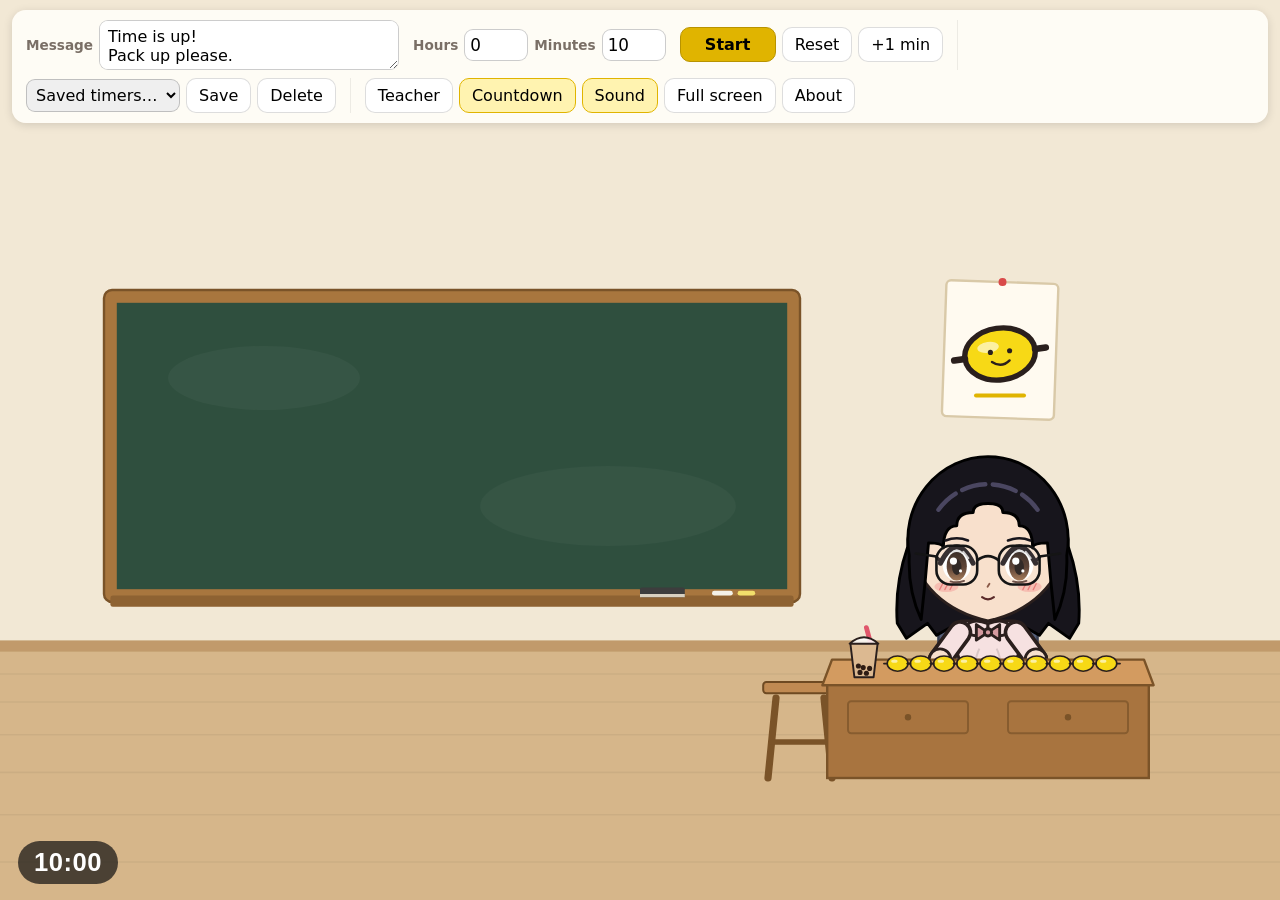
<file: run/lemon-timer/Lemon Timer/System/app/index.html>
<!doctype html>
<html lang="en">
<head>
<meta charset="utf-8">
<meta name="author" content="Benjamin Lennon (lennonapps@outlook.com), with Hillary Lennon">
<!-- Lemon Timer. Made by Benjamin Lennon (lennonapps@outlook.com), author and project lead, with Hillary Lennon. -->
<meta name="viewport" content="width=device-width, initial-scale=1">
<title>Lemon Timer</title>
<link rel="icon" href="lemon.ico">
<style>
:root{
  --line:#2a1f1d; --hairLine:#000; --cheek:#f28c8c; --shoe:#2a2020;
  --wall:#f2e8d5; --ui:#fffdf8; --ink:#2b2622; --muted:#7a6f66; --accent:#e0b400; --accent2:#fff3b0;
}
*{box-sizing:border-box}
html,body{margin:0;height:100%;overflow:hidden;background:var(--wall);font-family:"Segoe UI",system-ui,sans-serif;color:var(--ink)}
#scene{position:fixed;inset:0;width:100vw;height:100vh;display:block;overflow:visible}
body.hide-cursor{cursor:none}

/* control bar */
#bar{position:fixed;left:12px;right:12px;top:10px;display:flex;flex-wrap:wrap;gap:8px 14px;align-items:center;padding:10px 14px;
  background:color-mix(in srgb,var(--ui) 94%,transparent);border-radius:14px;box-shadow:0 2px 10px #0002;transition:opacity .4s,transform .4s;z-index:5}
#bar.hide{opacity:0;transform:translateY(-12px);pointer-events:none}
#bar label{font-size:.85rem;font-weight:600;color:var(--muted)}
#bar textarea{font:inherit;font-size:1rem;width:300px;height:3.1em;resize:vertical;padding:6px 8px;border-radius:9px;border:1px solid #0003}
#bar input[type=number]{width:64px;font:inherit;font-size:1.05rem;padding:5px;border-radius:9px;border:1px solid #0003}
#bar select{font:inherit;padding:5px;border-radius:9px;border:1px solid #0003;max-width:200px}
.grp{display:flex;align-items:center;gap:6px}
button{font:inherit;cursor:pointer;border-radius:10px;border:1px solid #0002;background:#fff;padding:7px 12px}
button:hover{background:#fffbe6}
button.main{background:var(--accent);border-color:#b89300;font-weight:700;min-width:96px}
button.on{background:var(--accent2);border-color:var(--accent)}
button:disabled{opacity:.45;cursor:default}
.sep{width:1px;align-self:stretch;background:#0001}

#count{position:fixed;left:18px;bottom:16px;padding:6px 16px;border-radius:999px;background:#2b2622d0;color:#fff;font:700 1.6rem/1.2 "Segoe UI",sans-serif;
  font-variant-numeric:tabular-nums;z-index:4;letter-spacing:.02em}
#count.hidden{display:none}

/* scene animation: transform/opacity only */
.skin{fill:var(--skin)} .hair{fill:var(--hair)} .outfit{fill:var(--outfit)} .outfit2{fill:var(--outfit2)} .shirt{fill:var(--shirt)} .shoe{fill:var(--shoe)}
#tchBody{transform-box:fill-box;transform-origin:50% 100%;animation:bob 1.8s ease-in-out infinite}
@keyframes bob{50%{transform:translateY(-1.5px)}}
.leg{transform-box:fill-box;transform-origin:50% 0}
#tch.seated .leg{display:none}
#tch.walk .leg.l{animation:stepA .14s ease-in-out infinite alternate}
#tch.walk .leg.r{animation:stepB .14s ease-in-out infinite alternate}
/* cut-out walk: feet just shuffle up and down */
@keyframes stepA{from{transform:translateY(0)}to{transform:translateY(-6px)}}
@keyframes stepB{from{transform:translateY(-6px)}to{transform:translateY(0)}}
.shiver{animation:shiv .1s linear infinite alternate}
@keyframes shiv{to{transform:translateX(1.4px)}}
.munch{transform-box:fill-box;transform-origin:50% 50%;animation:munch .16s ease-in-out infinite alternate}
@keyframes munch{to{transform:scaleY(.35)}}
#deskLemons use.pop{transform-box:fill-box;transform-origin:50% 50%;animation:pop .45s ease-out}
@keyframes pop{0%{transform:scale(.1)}70%{transform:scale(1.25)}100%{transform:scale(1)}}

/* teacher chooser */
#chooser{position:fixed;inset:0;background:#0006;display:flex;align-items:center;justify-content:center;z-index:10}
#chooser[hidden]{display:none}
.chbox{background:var(--ui);border-radius:18px;box-shadow:0 10px 40px #0005;width:min(1100px,96vw);max-height:94vh;overflow:auto;display:grid;grid-template-columns:minmax(260px,380px) 1fr;gap:18px;padding:18px}
.chbox h2{margin:0 0 4px}
.chprev{background:linear-gradient(#eaf0f6 0 80%,#d7c3a4 80% 100%);border-radius:14px;position:relative;height:460px;overflow:hidden}
.chprev svg{position:absolute;left:50%;bottom:4px;width:300px;height:450px;margin-left:-150px}
.chprev.scurry svg{animation:zip 1.5s cubic-bezier(.5,0,.5,1)}
.chprev.scurry .leg.l{animation:stepA .16s ease-in-out infinite alternate}
.chprev.scurry .leg.r{animation:stepB .16s ease-in-out infinite alternate}
@keyframes zip{0%{transform:translateX(0)}42%{transform:translateX(260px)}42.01%{transform:translateX(-260px)}100%{transform:translateX(0)}}
.row{display:flex;gap:6px;flex-wrap:wrap;margin-top:8px}
.row > button{flex:1}
.ctl{display:grid;grid-template-columns:auto 1fr;gap:10px 14px;align-items:center;align-content:start}
.ctl label{font-weight:600;font-size:.9rem}
.ctl select{font:inherit;padding:5px;border-radius:8px;border:1px solid #0003}
.styles{display:flex;gap:6px;flex-wrap:wrap}
.sw{display:inline-flex;gap:6px;flex-wrap:wrap}
.sw button{width:28px;height:28px;border-radius:50%;border:2px solid #0002;padding:0}
.sw button.on{outline:3px solid var(--accent);outline-offset:1px}
.chfoot{grid-column:1/-1;display:flex;gap:10px;justify-content:flex-end}
@media (max-width:760px){.chbox{grid-template-columns:1fr}}
</style>
</head>
<body>
<svg id="scene" viewBox="0 0 1600 900" preserveAspectRatio="xMidYMid meet" aria-label="Classroom"></svg>

<header id="bar">
  <div class="grp"><label for="msg">Message</label><textarea id="msg" spellcheck="true" placeholder="What she writes on the board"></textarea></div>
  <div class="grp"><label for="hrs">Hours</label><input id="hrs" type="number" min="0" max="3" value="0">
    <label for="mins">Minutes</label><input id="mins" type="number" min="0" max="59" value="10"></div>
  <div class="grp">
    <button id="start" class="main">Start</button>
    <button id="reset">Reset</button>
    <button id="plus" title="Add a minute (one more lemon)">+1 min</button>
  </div>
  <span class="sep"></span>
  <div class="grp"><select id="presets" title="Saved timers"><option value="">Saved timers…</option></select>
    <button id="savePreset" title="Save this message and time">Save</button><button id="delPreset" title="Delete the selected saved timer">Delete</button></div>
  <span class="sep"></span>
  <div class="grp">
    <button id="teacherBtn">Teacher</button>
    <button id="countBtn" class="on" title="Show or hide the countdown">Countdown</button>
    <button id="soundBtn" class="on" title="Sound on or off">Sound</button>
    <button id="fullBtn">Full screen</button>
    <button id="aboutBtn" title="Who made Lemon Timer">About</button>
  </div>
</header>

<div id="count">10:00</div>

<div id="chooser" hidden>
  <div class="chbox">
    <div>
      <h2>Choose your teacher</h2>
      <div class="chprev" id="chprev"></div>
      <div class="row"><button data-m="happy" class="on">Bubble tea</button><button data-m="sour">Lemon!</button><button data-act="scurry">Scurry</button></div>
    </div>
    <div class="ctl" id="ctl">
      <label>Style</label><div class="styles" id="chStyles"></div>
      <label for="chHair">Hair</label><select id="chHair"></select>
      <label for="chOutfit">Outfit</label><select id="chOutfit"></select>
      <label for="chRound">Roundness</label><input id="chRound" data-k="round" type="range" min="0.8" max="1.2" step="0.05">
      <label for="chHead">Head size</label><input id="chHead" data-k="head" type="range" min="0.85" max="1.2" step="0.05">
      <label for="chEyes">Eye size</label><input id="chEyes" data-k="eyes" type="range" min="0.85" max="1.3" step="0.05">
      <label for="chMouth">Mouth</label><select id="chMouth"><option value="smile">Smile</option><option value="cat">Cat mouth ω</option><option value="small">Small smile</option></select>
      <label for="chExtra">Extra</label><select id="chExtra"><option value="none">None</option><option value="bow">Hair bow</option><option value="clip">Hair clip</option><option value="lanyard">School lanyard</option><option value="pearls">Pearl earrings</option></select>
      <label>Skin</label><div class="sw" data-c="skin"></div>
      <label>Hair colour</label><div class="sw" data-c="hair"></div>
      <label>Top / dress</label><div class="sw" data-c="outfit"></div>
      <label>Skirt / trousers</label><div class="sw" data-c="outfit2"></div>
      <label>Blouse</label><div class="sw" data-c="shirt"></div>
    </div>
    <div class="chfoot"><button id="chDefault">Back to her original choice</button><button id="chCancel">Cancel</button><button id="chUse" class="main">Use this teacher</button></div>
  </div>
</div>

<script src="js/hw/geometry.js"></script>
<script src="js/hw/shaper.js"></script>
<script src="js/hw/typesetter.js"></script>
<script src="js/hw/nsw-foundation-cursive-ofl.js"></script>
<script src="js/version.js"></script>
<script src="js/credit.js"></script>
<script src="js/character.js"></script>
<script src="js/scene.js"></script>
<script src="js/timeline.js"></script>
<script src="js/sound.js"></script>
<script src="js/chooser.js"></script>
<script src="js/app.js"></script>
</body>
</html>
</file>
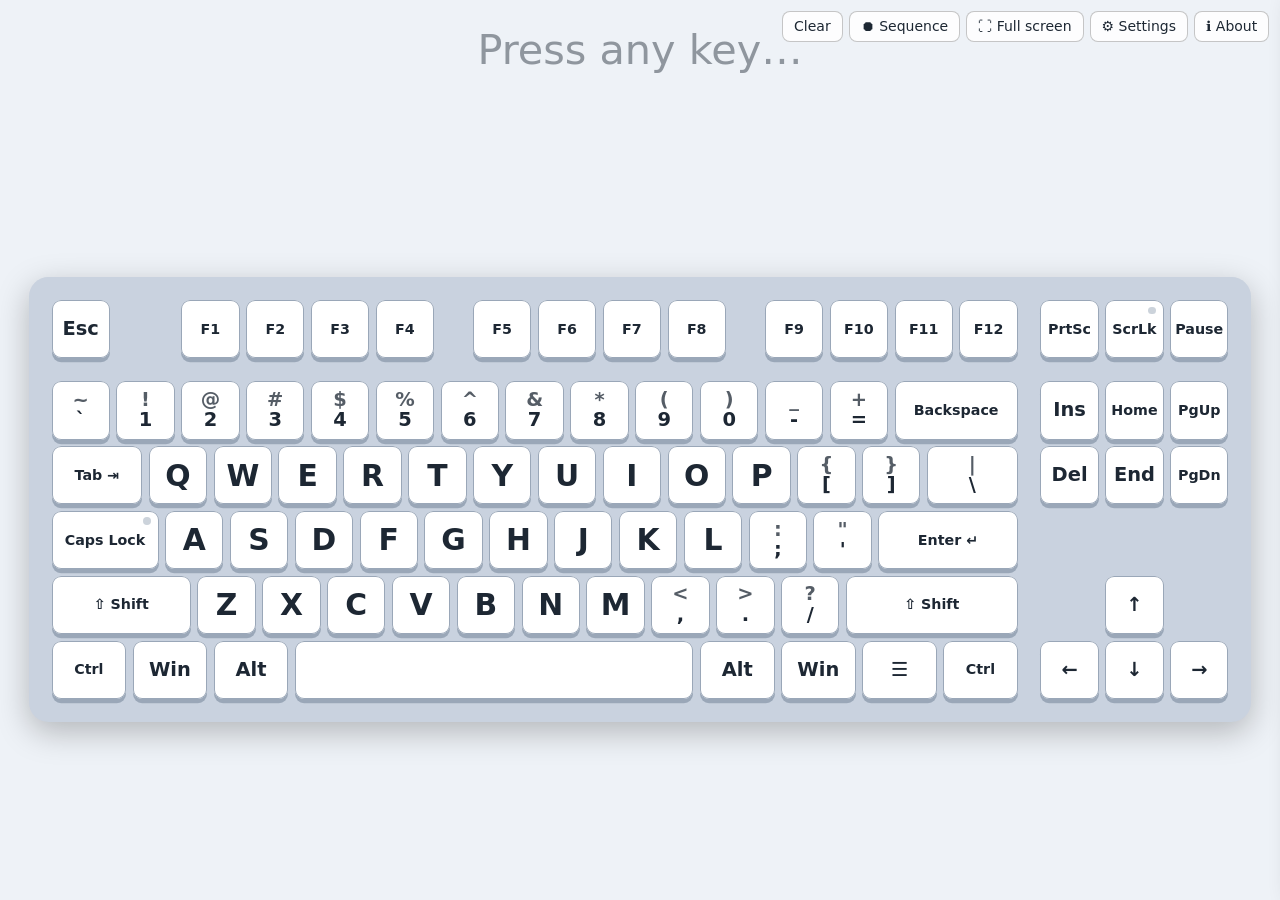
<file: run/keyboard-display/Keyboard Display/Start in browser.html>
<!doctype html><html lang="en"><head><meta charset="utf-8"><meta name="viewport" content="width=device-width, initial-scale=1">
<title>Keyboard Display</title><meta http-equiv="refresh" content="0; url=System/app/index.html">
<style>body{font-family:"Segoe UI",system-ui,sans-serif;background:#eef2f7;color:#1d2733;margin:0;line-height:1.55}
main{max-width:760px;margin:0 auto;padding:28px 20px 60px}h1{margin-top:0}a.big{font-size:1.3em;font-weight:600}
pre{background:#fff;border:1px solid #d8dde6;border-radius:8px;padding:12px;overflow-x:auto}
.note{background:#fff8dc;border:1px solid #e8d48a;border-radius:8px;padding:10px 14px}kbd{background:#fff;border:1px solid #bbc;border-radius:4px;padding:0 5px}</style></head><body><main><h1>Keyboard Display</h1>
<p>Opening the app&hellip; If nothing happens, <a class="big" href="System/app/index.html">open Keyboard Display</a></p>
<p>New here? Read the <a href="Teacher%20guide.html">Teacher guide</a>.</p></main></body></html>
</file>
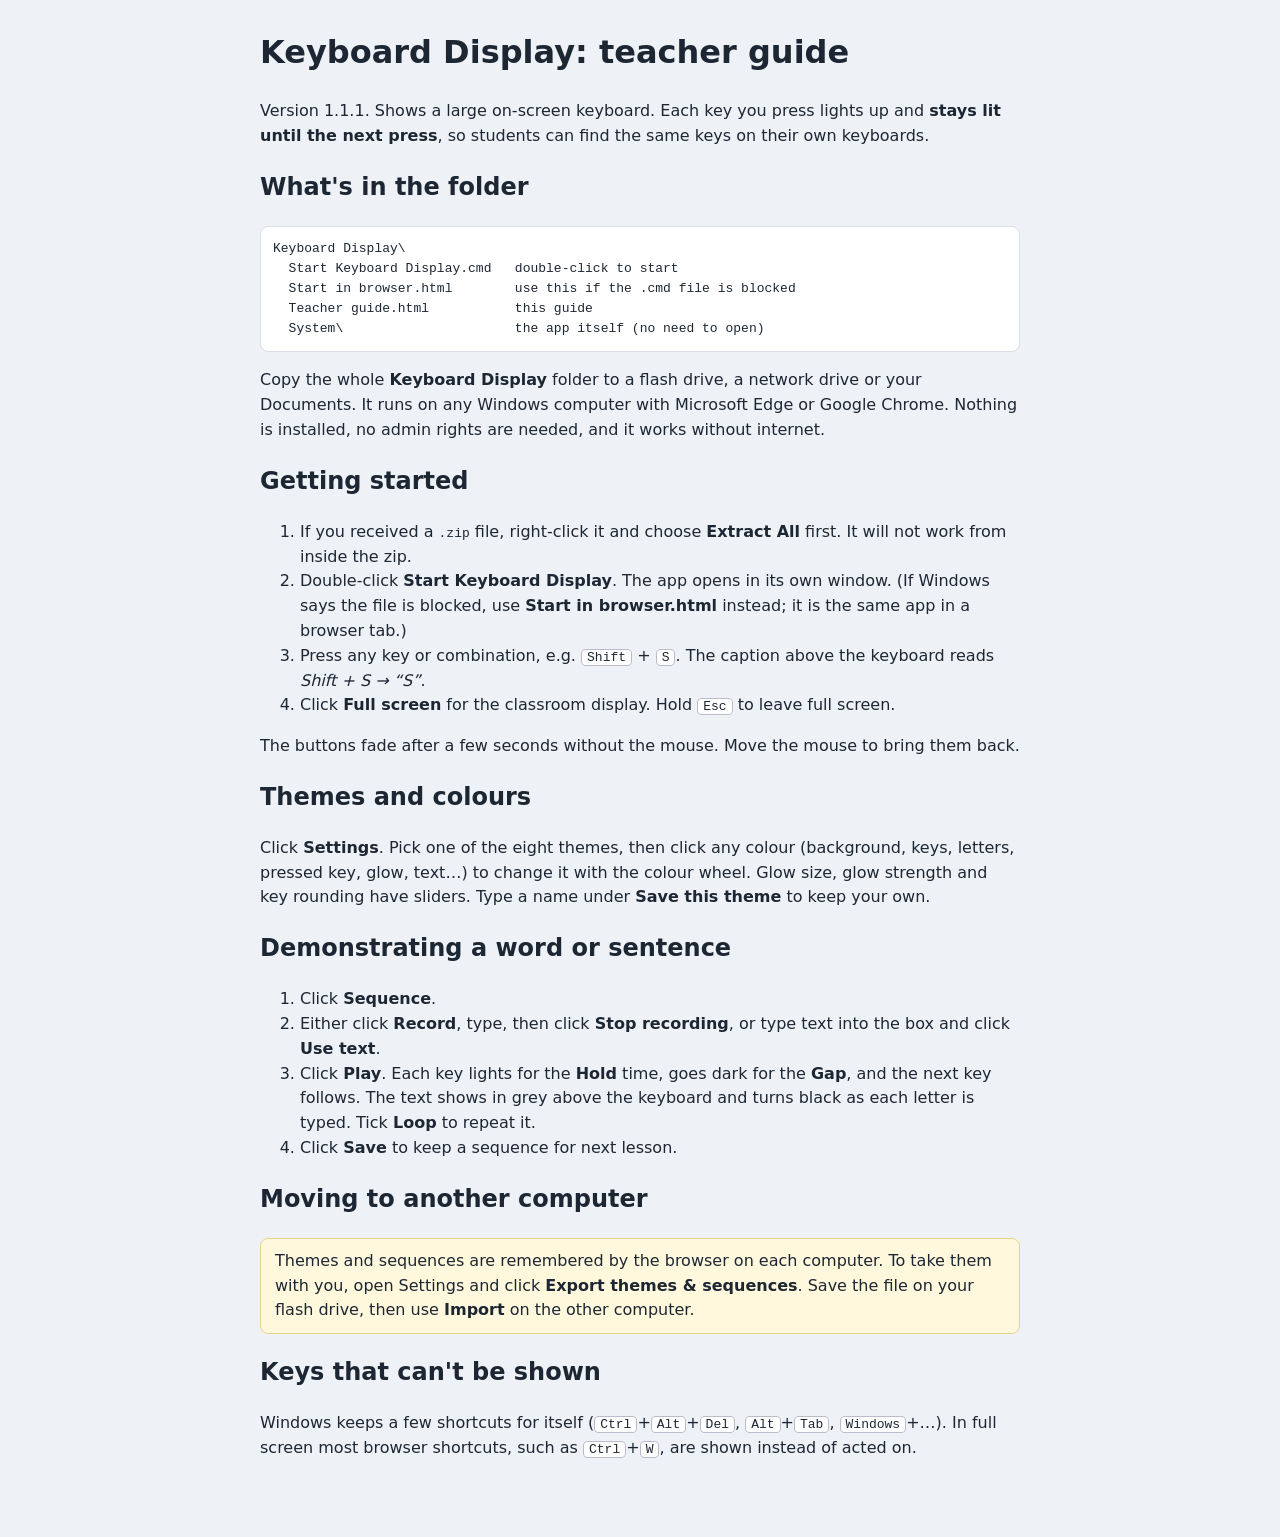
<file: run/keyboard-display/Keyboard Display/Teacher guide.html>
<!doctype html><html lang="en"><head><meta charset="utf-8"><meta name="viewport" content="width=device-width, initial-scale=1">
<title>Keyboard Display - teacher guide</title>
<style>body{font-family:"Segoe UI",system-ui,sans-serif;background:#eef2f7;color:#1d2733;margin:0;line-height:1.55}
main{max-width:760px;margin:0 auto;padding:28px 20px 60px}h1{margin-top:0}a.big{font-size:1.3em;font-weight:600}
pre{background:#fff;border:1px solid #d8dde6;border-radius:8px;padding:12px;overflow-x:auto}
.note{background:#fff8dc;border:1px solid #e8d48a;border-radius:8px;padding:10px 14px}kbd{background:#fff;border:1px solid #bbc;border-radius:4px;padding:0 5px}</style></head><body><main>
<h1>Keyboard Display: teacher guide</h1>
<p>Version 1.1.1. Shows a large on-screen keyboard. Each key you press lights up and <strong>stays lit until the next press</strong>,
so students can find the same keys on their own keyboards.</p>

<h2>What's in the folder</h2>
<pre>Keyboard Display\
  Start Keyboard Display.cmd   double-click to start
  Start in browser.html        use this if the .cmd file is blocked
  Teacher guide.html           this guide
  System\                      the app itself (no need to open)</pre>
<p>Copy the whole <strong>Keyboard Display</strong> folder to a flash drive, a network drive or your Documents.
It runs on any Windows computer with Microsoft Edge or Google Chrome. Nothing is installed, no admin rights are needed, and it works without internet.</p>

<h2>Getting started</h2>
<ol>
<li>If you received a <code>.zip</code> file, right-click it and choose <strong>Extract All</strong> first. It will not work from inside the zip.</li>
<li>Double-click <strong>Start Keyboard Display</strong>. The app opens in its own window.
  (If Windows says the file is blocked, use <strong>Start in browser.html</strong> instead; it is the same app in a browser tab.)</li>
<li>Press any key or combination, e.g. <kbd>Shift</kbd> + <kbd>S</kbd>. The caption above the keyboard reads <em>Shift + S &rarr; &ldquo;S&rdquo;</em>.</li>
<li>Click <strong>Full screen</strong> for the classroom display. Hold <kbd>Esc</kbd> to leave full screen.</li>
</ol>
<p>The buttons fade after a few seconds without the mouse. Move the mouse to bring them back.</p>

<h2>Themes and colours</h2>
<p>Click <strong>Settings</strong>. Pick one of the eight themes, then click any colour (background, keys, letters, pressed key, glow, text&hellip;)
to change it with the colour wheel. Glow size, glow strength and key rounding have sliders. Type a name under <strong>Save this theme</strong> to keep your own.</p>

<h2>Demonstrating a word or sentence</h2>
<ol>
<li>Click <strong>Sequence</strong>.</li>
<li>Either click <strong>Record</strong>, type, then click <strong>Stop recording</strong>, or type text into the box and click <strong>Use text</strong>.</li>
<li>Click <strong>Play</strong>. Each key lights for the <strong>Hold</strong> time, goes dark for the <strong>Gap</strong>, and the next key follows.
  The text shows in grey above the keyboard and turns black as each letter is typed. Tick <strong>Loop</strong> to repeat it.</li>
<li>Click <strong>Save</strong> to keep a sequence for next lesson.</li>
</ol>

<h2>Moving to another computer</h2>
<div class="note">Themes and sequences are remembered by the browser on each computer. To take them with you, open Settings and click
<strong>Export themes &amp; sequences</strong>. Save the file on your flash drive, then use <strong>Import</strong> on the other computer.</div>

<h2>Keys that can't be shown</h2>
<p>Windows keeps a few shortcuts for itself (<kbd>Ctrl</kbd>+<kbd>Alt</kbd>+<kbd>Del</kbd>, <kbd>Alt</kbd>+<kbd>Tab</kbd>, <kbd>Windows</kbd>+&hellip;).
In full screen most browser shortcuts, such as <kbd>Ctrl</kbd>+<kbd>W</kbd>, are shown instead of acted on.</p>
</main></body></html>
</file>
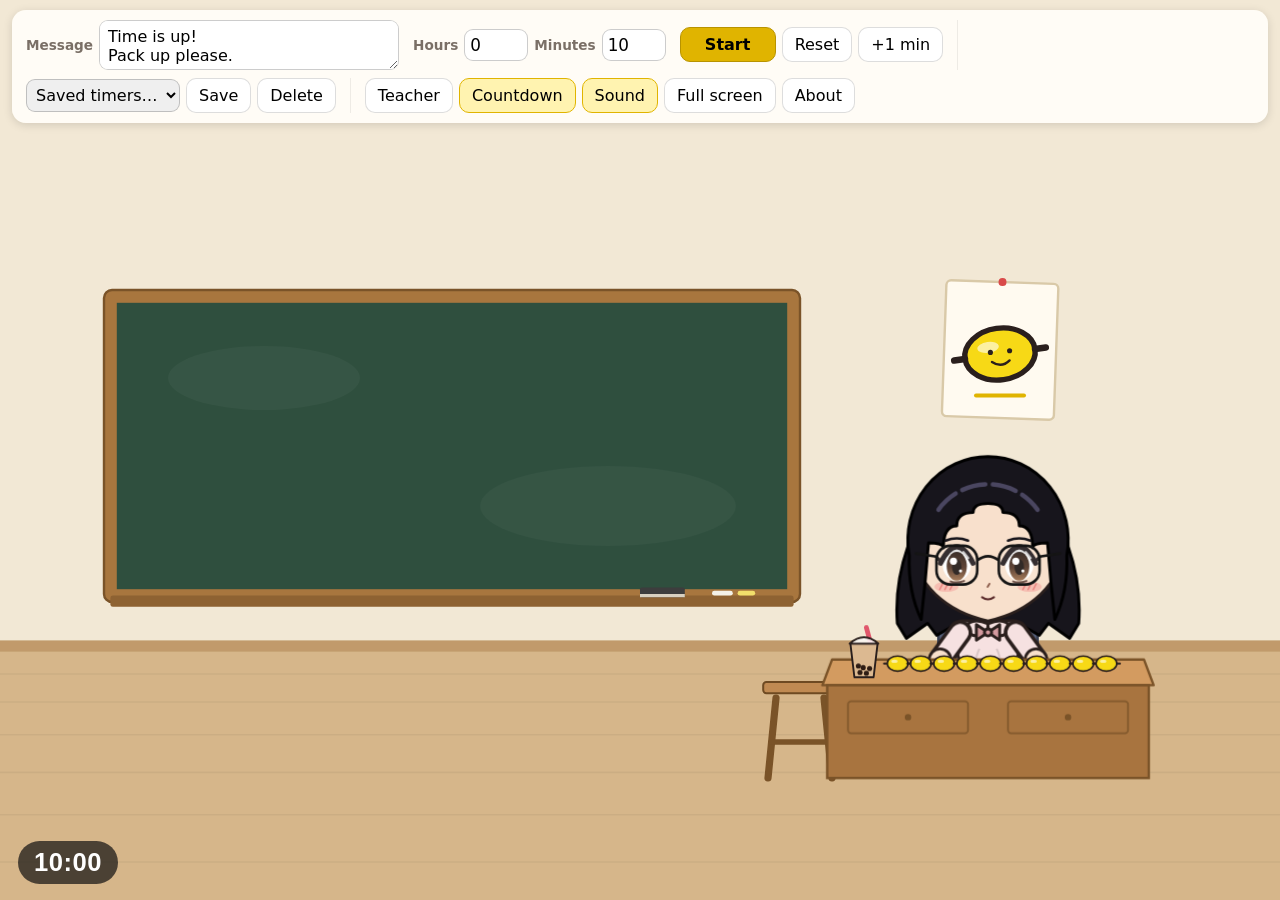
<file: run/lemon-timer/Lemon Timer/Start in browser.html>
<!doctype html><html lang="en"><head><meta charset="utf-8"><meta name="viewport" content="width=device-width, initial-scale=1">
<title>Lemon Timer</title><meta http-equiv="refresh" content="0; url=System/app/index.html">
<style>body{font-family:"Segoe UI",system-ui,sans-serif;background:#f4efe6;color:#2b2622;margin:0;line-height:1.55}
main{max-width:760px;margin:0 auto;padding:28px 20px 60px}h1{margin-top:0}a.big{font-size:1.3em;font-weight:600}
pre{background:#fff;border:1px solid #d8d0c0;border-radius:8px;padding:12px;overflow-x:auto}
.note{background:#fff8dc;border:1px solid #e8d48a;border-radius:8px;padding:10px 14px}kbd{background:#fff;border:1px solid #bbb;border-radius:4px;padding:0 5px}</style></head><body><main><h1>Lemon Timer</h1>
<p>Opening the app&hellip; If nothing happens, <a class="big" href="System/app/index.html">open Lemon Timer</a></p>
<p>New here? Read the <a href="Teacher%20guide.html">Teacher guide</a>.</p></main></body></html>
</file>
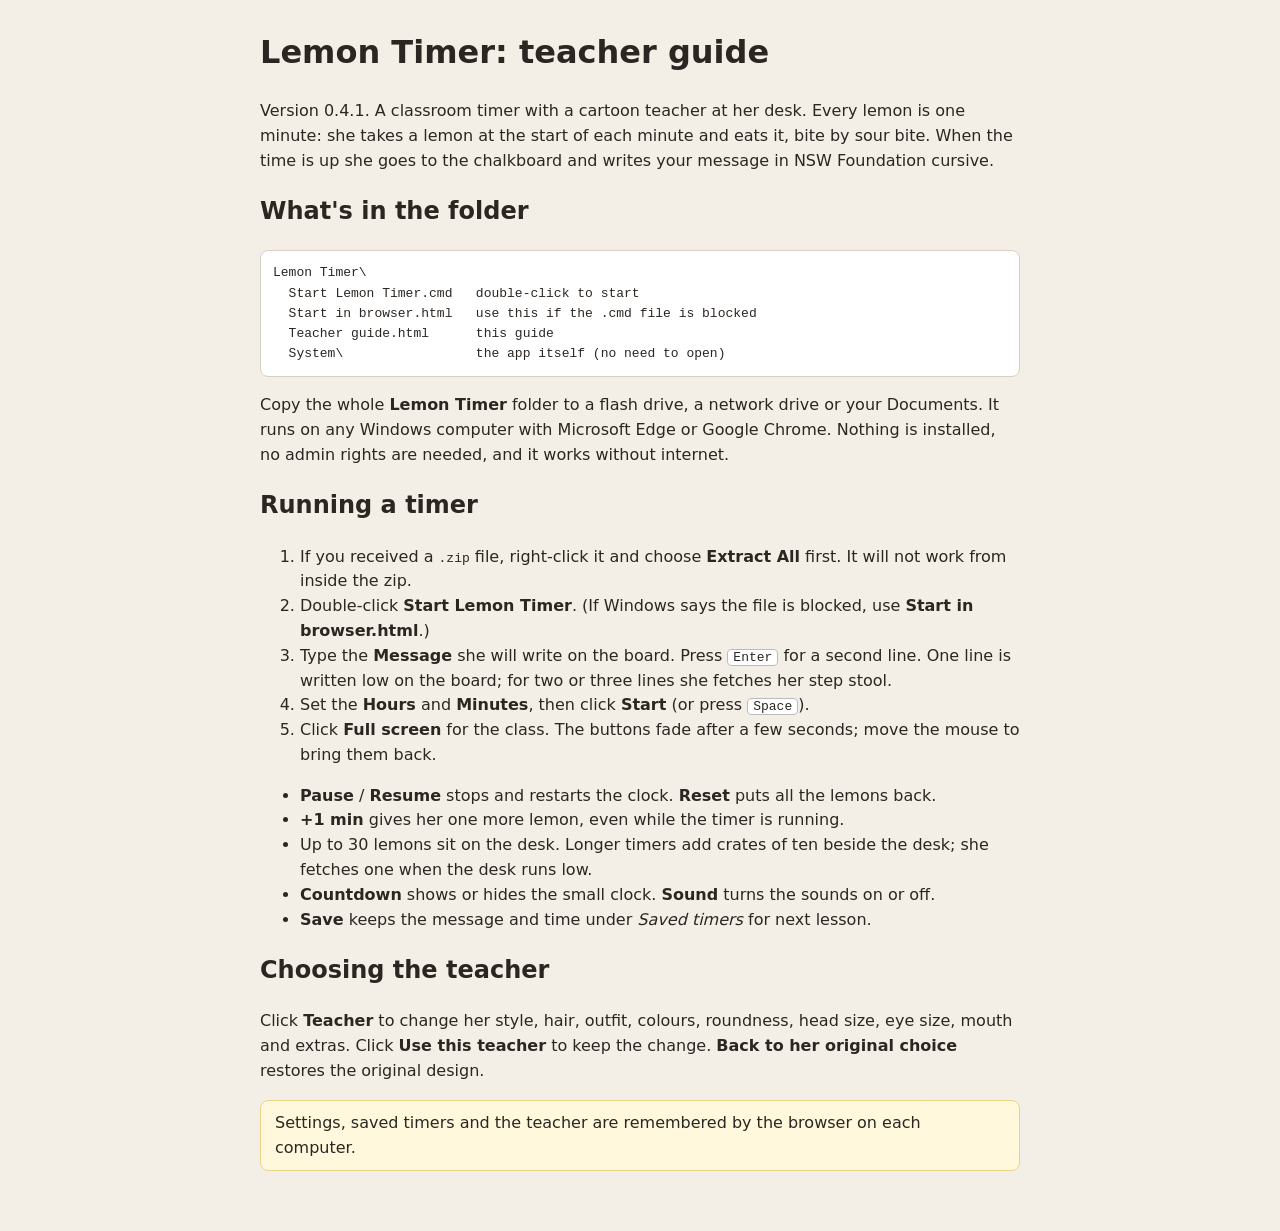
<file: run/lemon-timer/Lemon Timer/Teacher guide.html>
<!doctype html><html lang="en"><head><meta charset="utf-8"><meta name="viewport" content="width=device-width, initial-scale=1">
<title>Lemon Timer - teacher guide</title>
<style>body{font-family:"Segoe UI",system-ui,sans-serif;background:#f4efe6;color:#2b2622;margin:0;line-height:1.55}
main{max-width:760px;margin:0 auto;padding:28px 20px 60px}h1{margin-top:0}a.big{font-size:1.3em;font-weight:600}
pre{background:#fff;border:1px solid #d8d0c0;border-radius:8px;padding:12px;overflow-x:auto}
.note{background:#fff8dc;border:1px solid #e8d48a;border-radius:8px;padding:10px 14px}kbd{background:#fff;border:1px solid #bbb;border-radius:4px;padding:0 5px}</style></head><body><main>
<h1>Lemon Timer: teacher guide</h1>
<p>Version 0.4.1. A classroom timer with a cartoon teacher at her desk. Every lemon is one minute: she takes a lemon at the
start of each minute and eats it, bite by sour bite. When the time is up she goes to the chalkboard and writes your message in
NSW Foundation cursive.</p>

<h2>What's in the folder</h2>
<pre>Lemon Timer\
  Start Lemon Timer.cmd   double-click to start
  Start in browser.html   use this if the .cmd file is blocked
  Teacher guide.html      this guide
  System\                 the app itself (no need to open)</pre>
<p>Copy the whole <strong>Lemon Timer</strong> folder to a flash drive, a network drive or your Documents. It runs on any Windows
computer with Microsoft Edge or Google Chrome. Nothing is installed, no admin rights are needed, and it works without internet.</p>

<h2>Running a timer</h2>
<ol>
<li>If you received a <code>.zip</code> file, right-click it and choose <strong>Extract All</strong> first. It will not work from inside the zip.</li>
<li>Double-click <strong>Start Lemon Timer</strong>. (If Windows says the file is blocked, use <strong>Start in browser.html</strong>.)</li>
<li>Type the <strong>Message</strong> she will write on the board. Press <kbd>Enter</kbd> for a second line. One line is written low on the
  board; for two or three lines she fetches her step stool.</li>
<li>Set the <strong>Hours</strong> and <strong>Minutes</strong>, then click <strong>Start</strong> (or press <kbd>Space</kbd>).</li>
<li>Click <strong>Full screen</strong> for the class. The buttons fade after a few seconds; move the mouse to bring them back.</li>
</ol>
<ul>
<li><strong>Pause</strong> / <strong>Resume</strong> stops and restarts the clock. <strong>Reset</strong> puts all the lemons back.</li>
<li><strong>+1 min</strong> gives her one more lemon, even while the timer is running.</li>
<li>Up to 30 lemons sit on the desk. Longer timers add crates of ten beside the desk; she fetches one when the desk runs low.</li>
<li><strong>Countdown</strong> shows or hides the small clock. <strong>Sound</strong> turns the sounds on or off.</li>
<li><strong>Save</strong> keeps the message and time under <em>Saved timers</em> for next lesson.</li>
</ul>

<h2>Choosing the teacher</h2>
<p>Click <strong>Teacher</strong> to change her style, hair, outfit, colours, roundness, head size, eye size, mouth and extras.
Click <strong>Use this teacher</strong> to keep the change. <strong>Back to her original choice</strong> restores the original design.</p>

<div class="note">Settings, saved timers and the teacher are remembered by the browser on each computer.</div>
</main></body></html>
</file>
<file: site.css>
/* Lennon Apps. One stylesheet, no outside fonts or scripts. */
:root {
  --paper: #fbf7ef;
  --card: #ffffff;
  --ink: #2a2520;
  --soft: #6b6258;
  --line: #e6ddcd;
  --brand: #1f6f78;
  --brand-ink: #ffffff;
  --code: #f4efe4;
  --ok: #2f7d4f;
  --bad: #b3261e;
  --shadow: 0 1px 2px rgba(60, 40, 10, .06), 0 6px 20px rgba(60, 40, 10, .07);
  color-scheme: light;
}
@media (prefers-color-scheme: dark) {
  :root {
    --paper: #1b1916;
    --card: #25221e;
    --ink: #f1ebe2;
    --soft: #b4aa9c;
    --line: #3a352e;
    --brand: #5cb8c2;
    --brand-ink: #10282b;
    --code: #2d2924;
    --ok: #6fcf97;
    --bad: #ff8a80;
    --shadow: 0 1px 2px rgba(0, 0, 0, .3), 0 6px 20px rgba(0, 0, 0, .25);
    color-scheme: dark;
  }
}

* { box-sizing: border-box; }
html { -webkit-text-size-adjust: 100%; }
body {
  margin: 0; background: var(--paper); color: var(--ink);
  font: 17px/1.6 "Segoe UI", system-ui, -apple-system, Roboto, "Helvetica Neue", Arial, sans-serif;
}
a { color: var(--brand); text-underline-offset: 2px; }
a:hover { text-decoration-thickness: 2px; }
img { max-width: 100%; height: auto; display: block; }
h1, h2, h3 { line-height: 1.2; letter-spacing: -0.01em; }
h1 { font-size: clamp(30px, 5vw, 44px); margin: 0 0 12px; }
h2 { font-size: 24px; margin: 40px 0 12px; }
h3 { font-size: 19px; margin: 0 0 6px; }
p { margin: 0 0 14px; }
code, pre { font-family: Consolas, "Cascadia Mono", Menlo, monospace; font-size: 14px; }
code { background: var(--code); padding: 1px 5px; border-radius: 4px; }

.wrap { max-width: 1040px; margin: 0 auto; padding: 0 20px; }
.narrow { max-width: 760px; }

/* header and footer */
.top { border-bottom: 1px solid var(--line); background: var(--paper); }
.top .wrap { display: flex; align-items: center; gap: 18px; min-height: 64px; flex-wrap: wrap; }
.brand { display: flex; align-items: center; gap: 10px; color: var(--ink); text-decoration: none; font-weight: 700; font-size: 19px; }
.brand svg { width: 30px; height: 30px; flex: none; }
.top nav { margin-left: auto; display: flex; gap: 18px; flex-wrap: wrap; }
.top nav a { color: var(--ink); text-decoration: none; font-size: 15px; }
.top nav a:hover, .top nav a[aria-current] { color: var(--brand); }
footer { border-top: 1px solid var(--line); margin-top: 64px; padding: 28px 0 40px; color: var(--soft); font-size: 15px; }
footer .wrap { display: flex; gap: 24px; flex-wrap: wrap; justify-content: space-between; }
footer a { color: var(--soft); }

/* home */
.hero { padding: 56px 0 24px; }
.hero p.lead { font-size: 20px; max-width: 640px; color: var(--ink); }
.hero .sign { color: var(--soft); font-size: 16px; }
.pills { display: flex; flex-wrap: wrap; gap: 8px; margin: 18px 0 0; padding: 0; list-style: none; }
.pills li { background: var(--card); border: 1px solid var(--line); border-radius: 999px; padding: 4px 12px; font-size: 14px; color: var(--soft); }

.grid { display: grid; grid-template-columns: repeat(auto-fill, minmax(290px, 1fr)); gap: 20px; margin-top: 20px; }
.card {
  background: var(--card); border: 1px solid var(--line); border-radius: 14px; overflow: hidden;
  box-shadow: var(--shadow); display: flex; flex-direction: column; color: var(--ink); text-decoration: none;
  border-top: 5px solid var(--accent, var(--brand));
}
a.card:hover { transform: translateY(-2px); transition: transform .15s ease; }
.card .shot { aspect-ratio: 1280 / 760; background: var(--code); border-bottom: 1px solid var(--line); }
.card .shot img { width: 100%; height: 100%; object-fit: cover; }
.card .shot.empty { display: grid; place-items: center; color: var(--soft); font-size: 15px; }
.card .body { padding: 16px 18px 18px; }
.card p { color: var(--soft); font-size: 15px; margin: 0; }
.tag { display: inline-block; font-size: 12px; font-weight: 600; text-transform: uppercase; letter-spacing: .05em; color: var(--soft); margin-bottom: 4px; }

.band { background: var(--card); border: 1px solid var(--line); border-radius: 14px; padding: 22px 24px; margin-top: 28px; box-shadow: var(--shadow); }
.three { display: grid; grid-template-columns: repeat(auto-fit, minmax(220px, 1fr)); gap: 22px; }
.three h3 { font-size: 17px; }
.three p { color: var(--soft); font-size: 15px; margin: 0; }

/* app page */
.app-head { padding: 44px 0 8px; display: grid; grid-template-columns: 1fr; gap: 24px; }
.app-head .tagline { font-size: 20px; color: var(--soft); margin: 0; }
.version { color: var(--soft); font-size: 15px; }
.actions { display: flex; flex-wrap: wrap; gap: 12px; margin: 22px 0 6px; }
.btn {
  display: inline-flex; align-items: center; gap: 8px; padding: 11px 18px; border-radius: 10px; font-weight: 600; font-size: 16px;
  text-decoration: none; border: 1px solid var(--brand); color: var(--brand); background: transparent;
}
.btn.primary { background: var(--brand); color: var(--brand-ink); }
.btn:hover { filter: brightness(1.06); }
.btn small { font-weight: 400; opacity: .85; }
.figure { border-radius: 14px; overflow: hidden; border: 1px solid var(--line); box-shadow: var(--shadow); margin: 26px 0 24px; }
ul.ticks { padding: 0; list-style: none; }
ul.ticks li { padding-left: 28px; position: relative; margin: 6px 0; }
ul.ticks li::before { content: ""; position: absolute; left: 4px; top: .55em; width: 12px; height: 7px; border-left: 2.5px solid var(--accent, var(--brand)); border-bottom: 2.5px solid var(--accent, var(--brand)); transform: rotate(-45deg); }
ol.steps { padding-left: 22px; }
ol.steps li { margin: 6px 0; }
.note { background: var(--code); border-radius: 10px; padding: 12px 16px; font-size: 15px; }

details.sums { background: var(--card); border: 1px solid var(--line); border-radius: 12px; padding: 4px 16px; margin: 12px 0; }
details.sums summary { cursor: pointer; padding: 10px 0; font-weight: 600; }
.hash { font-family: Consolas, "Cascadia Mono", Menlo, monospace; font-size: 13px; word-break: break-all; }
table.files { width: 100%; border-collapse: collapse; font-size: 13px; margin-bottom: 12px; }
table.files td { border-top: 1px solid var(--line); padding: 6px 8px 6px 0; vertical-align: top; }
table.files td:first-child { width: 38%; word-break: break-word; }
.copy { font: inherit; font-size: 13px; padding: 3px 10px; border-radius: 6px; border: 1px solid var(--line); background: var(--paper); color: var(--ink); cursor: pointer; margin-left: 8px; }

/* check a copy */
.drop {
  border: 2px dashed var(--line); border-radius: 16px; padding: 36px 20px; text-align: center; background: var(--card); margin: 20px 0;
}
.drop.over { border-color: var(--brand); background: color-mix(in srgb, var(--brand) 6%, var(--card)); }
.drop p { margin: 6px 0; color: var(--soft); }
.drop .pick { display: flex; gap: 10px; justify-content: center; flex-wrap: wrap; margin-top: 14px; }
.drop label.btn { cursor: pointer; }
.drop input { position: absolute; width: 1px; height: 1px; opacity: 0; }
.result { border-radius: 12px; padding: 16px 18px; margin: 12px 0; border: 1px solid var(--line); background: var(--card); }
.result.ok { border-left: 6px solid var(--ok); }
.result.bad { border-left: 6px solid var(--bad); }
.result h3 { margin-bottom: 4px; }
.result ul { margin: 8px 0 0; padding-left: 20px; font-size: 15px; }
.muted { color: var(--soft); }

@media (max-width: 600px) {
  body { font-size: 16px; }
  .top nav { margin-left: 0; gap: 14px; padding-bottom: 10px; }
  .hero { padding-top: 36px; }
}
@media (prefers-reduced-motion: reduce) { a.card:hover { transform: none; } }
</file>
